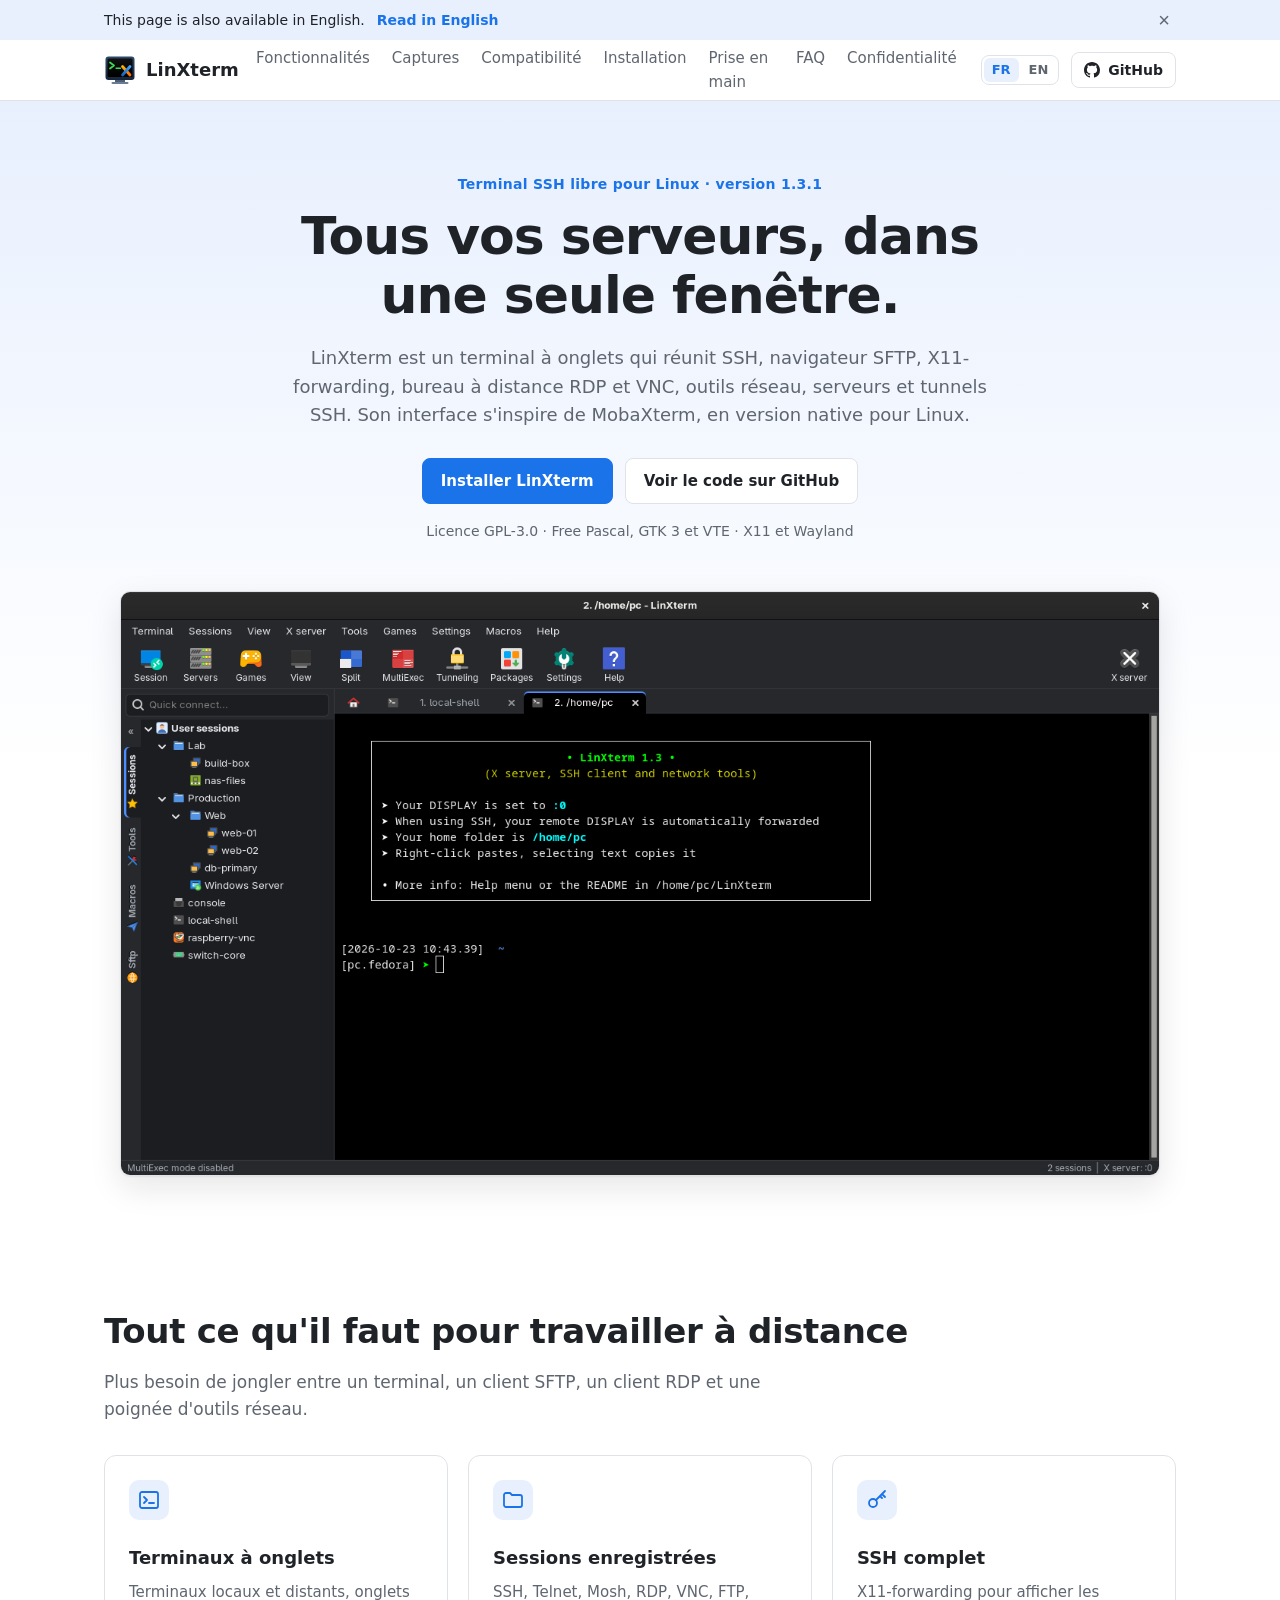
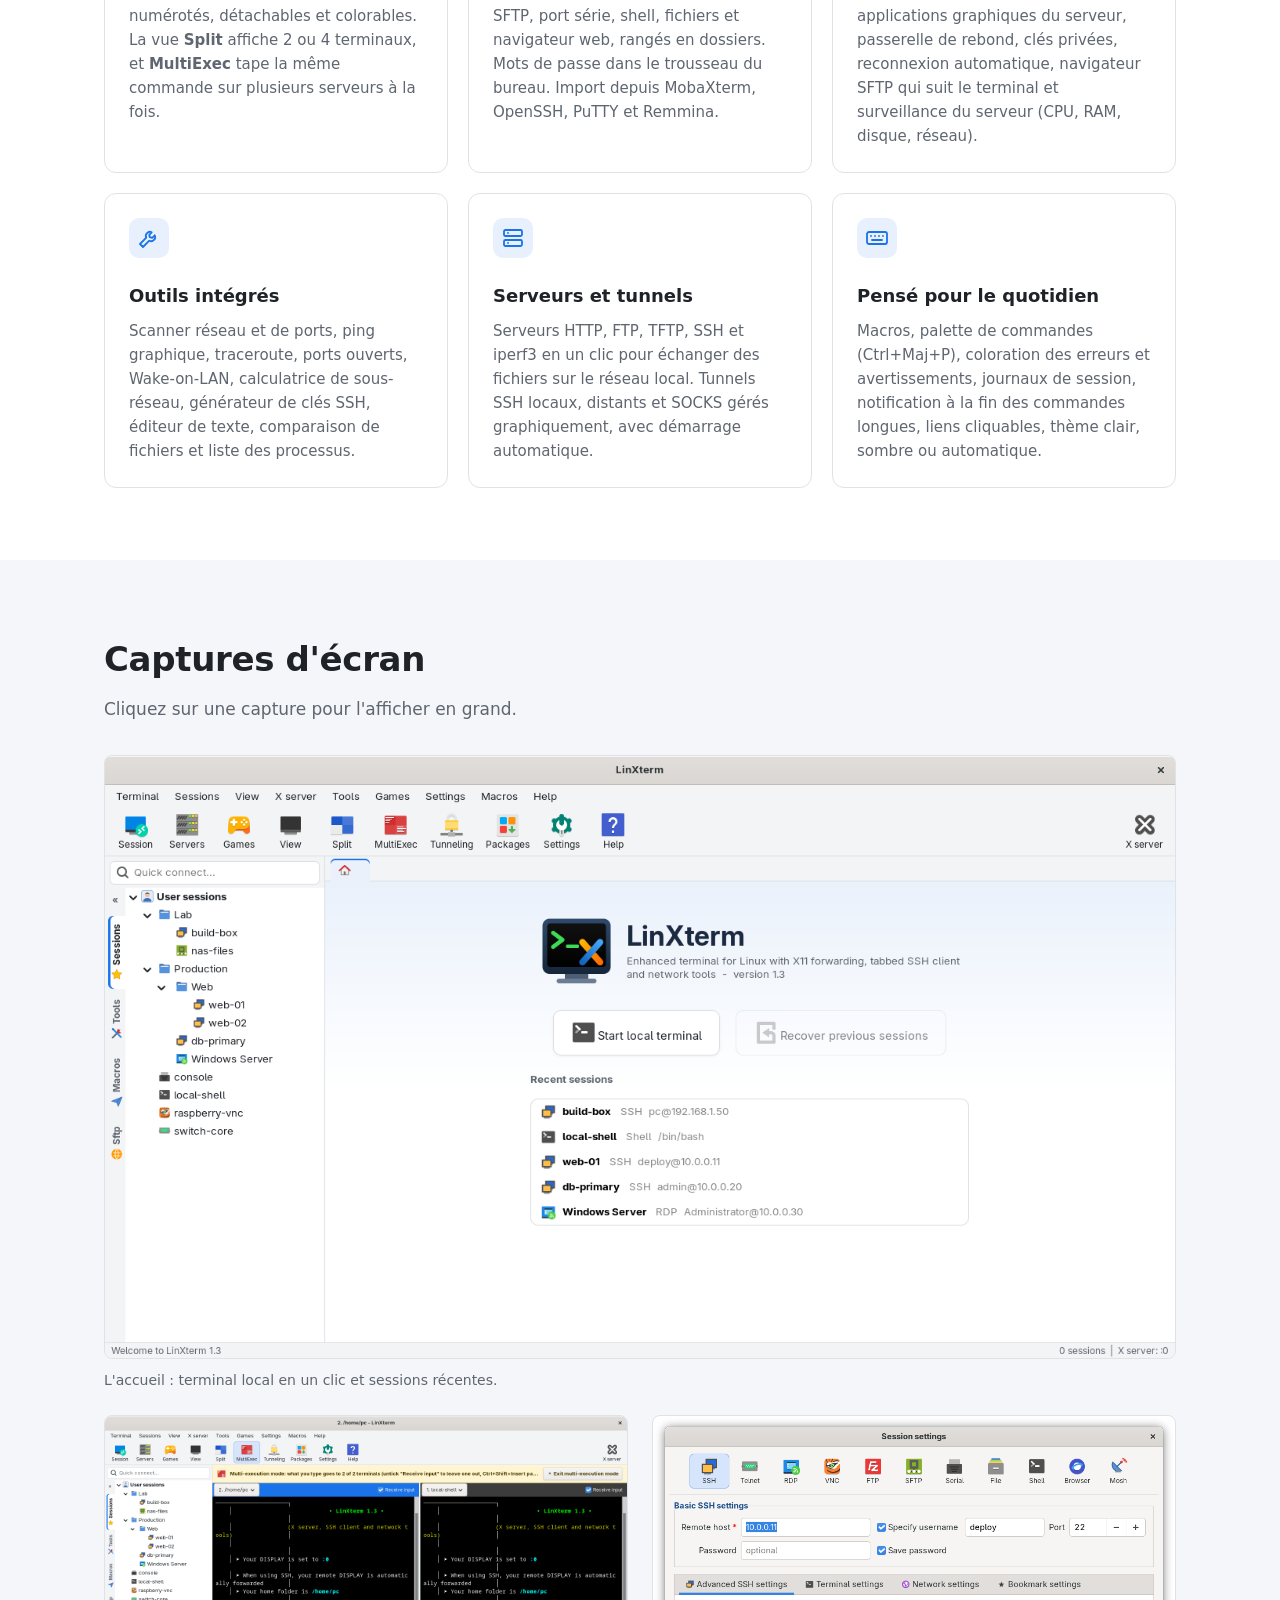
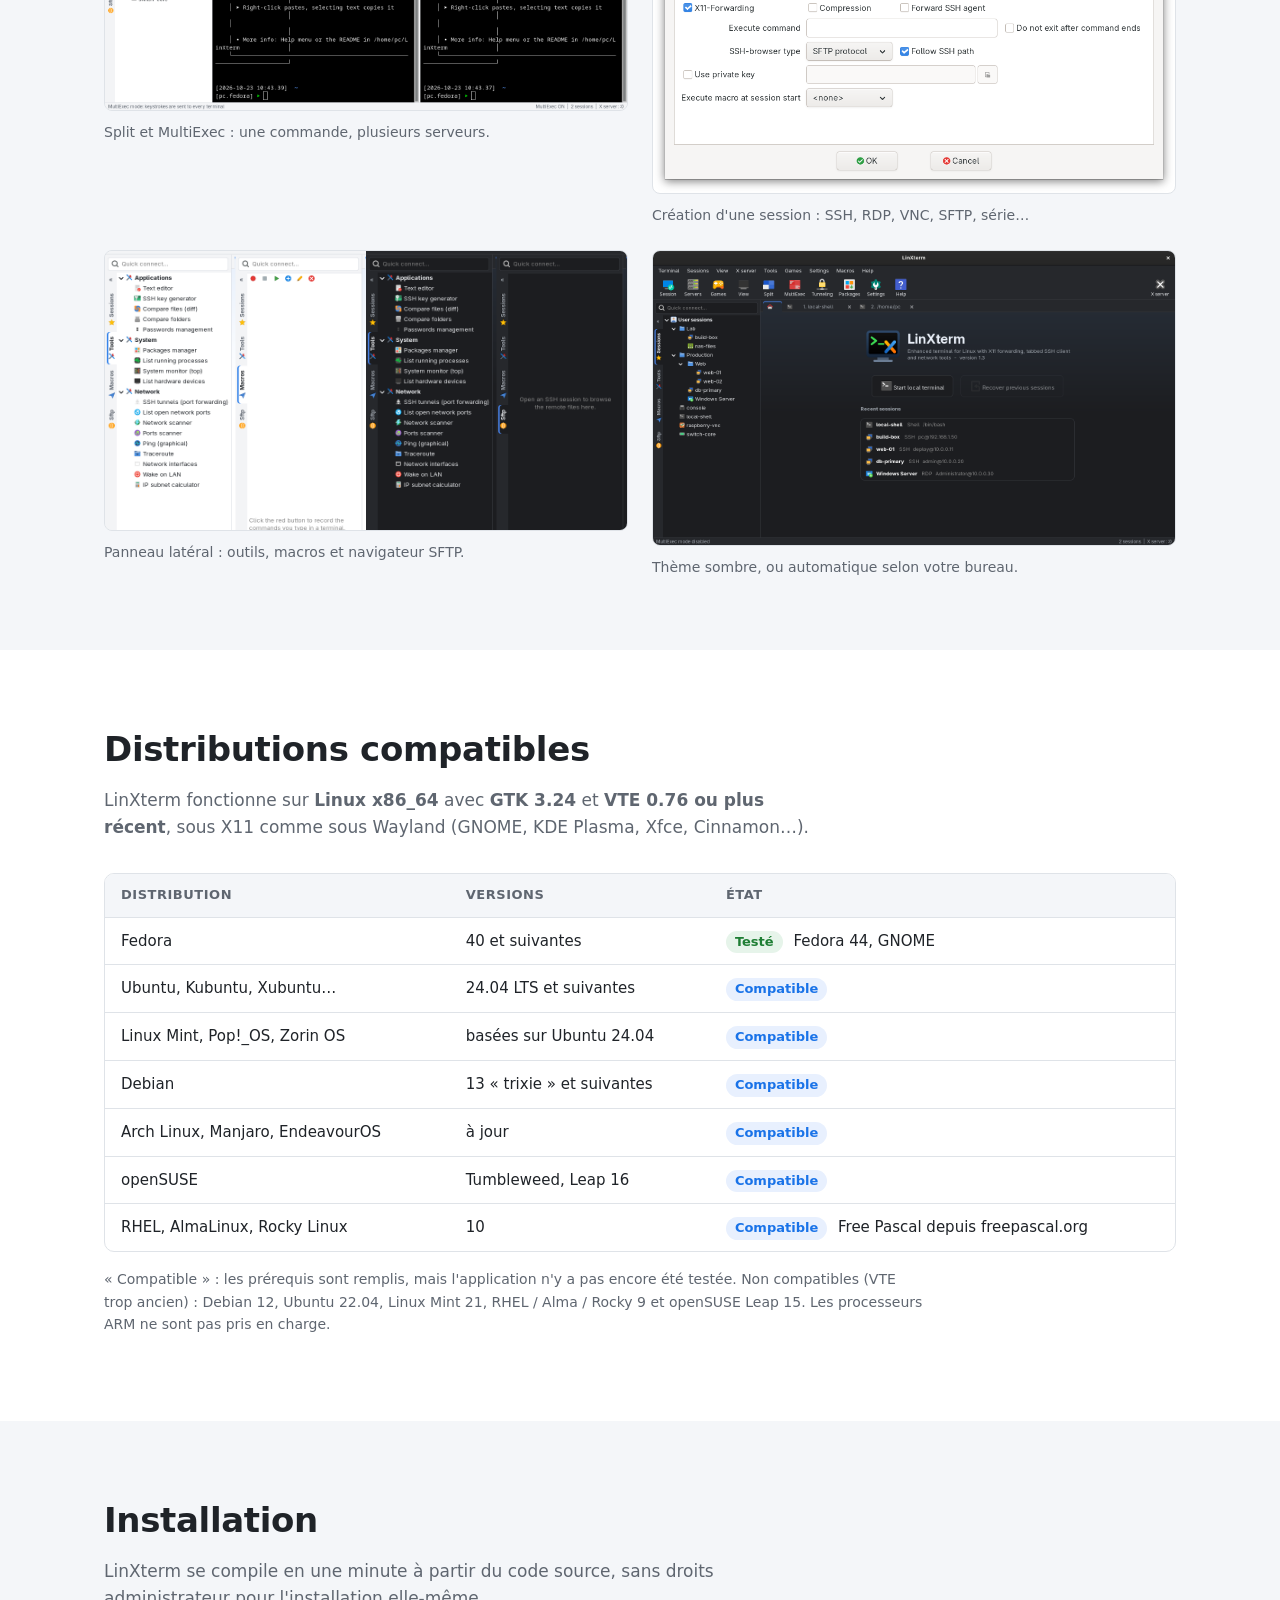
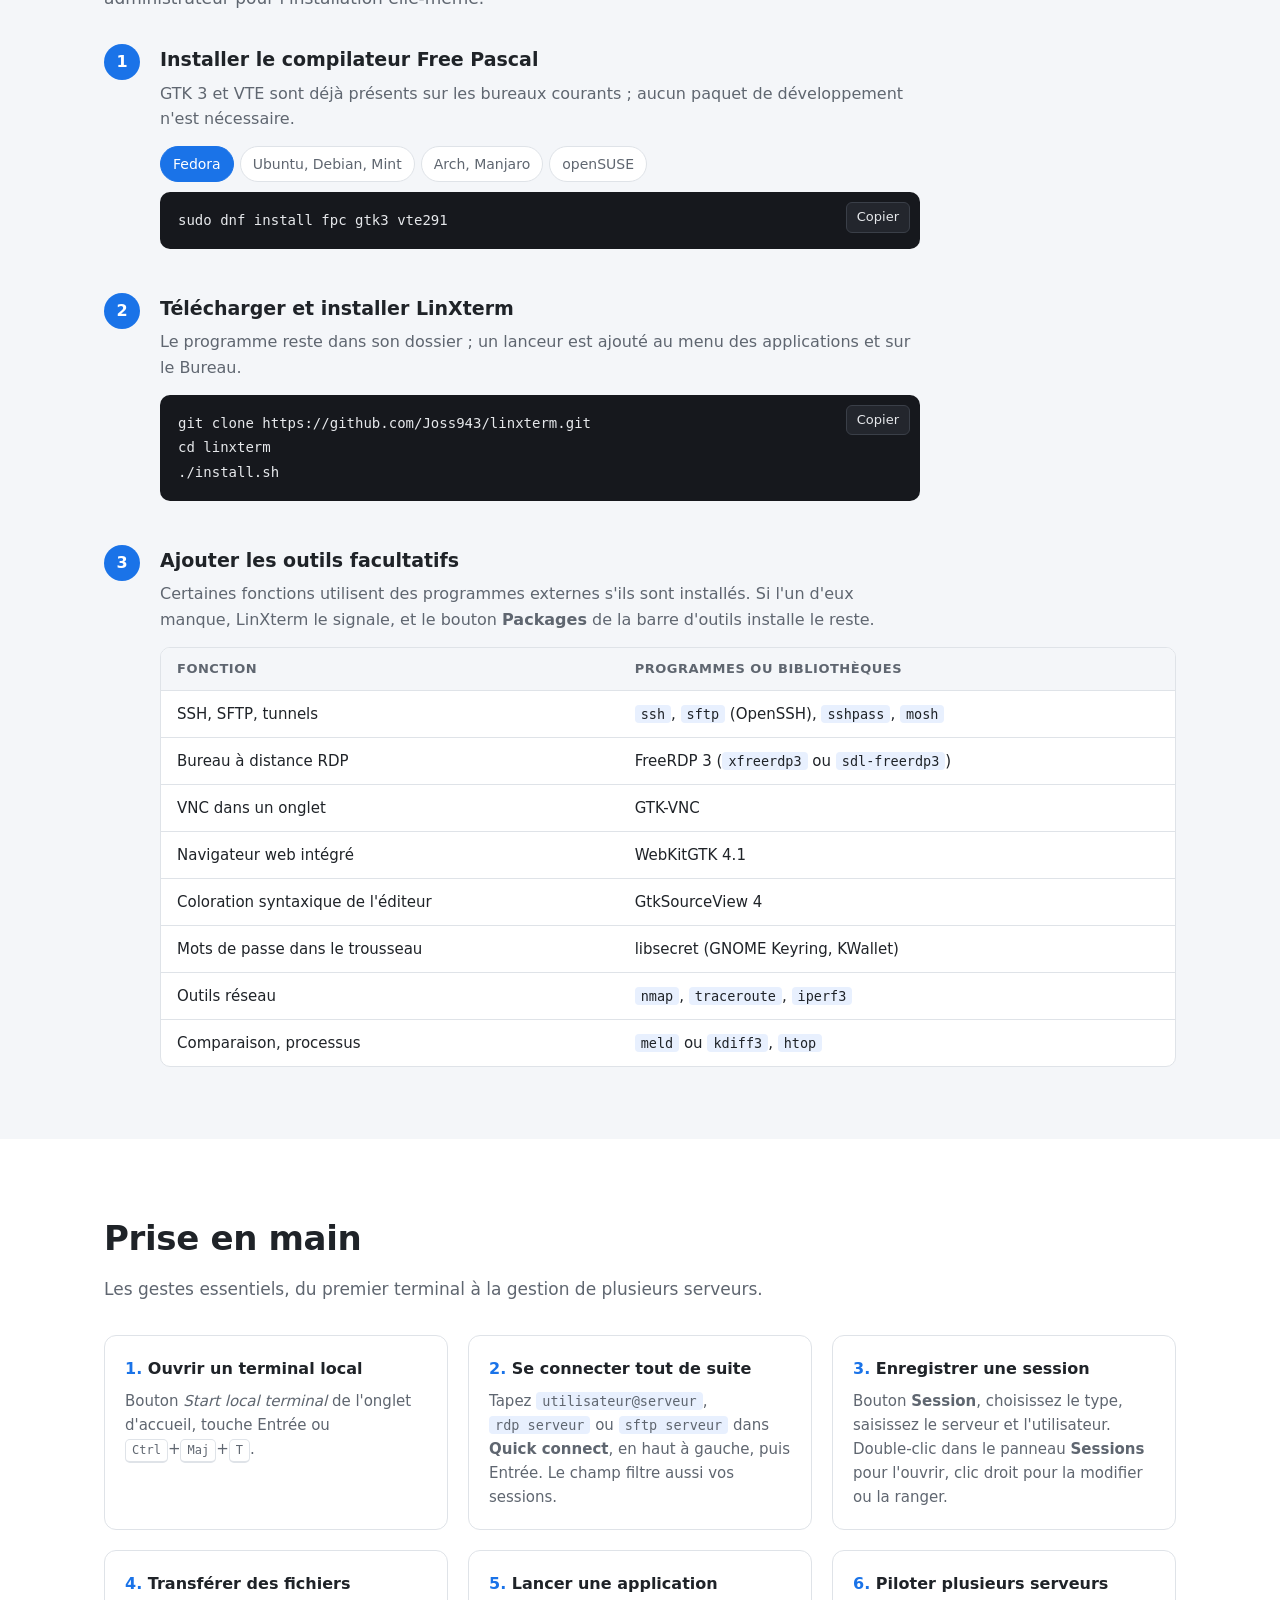
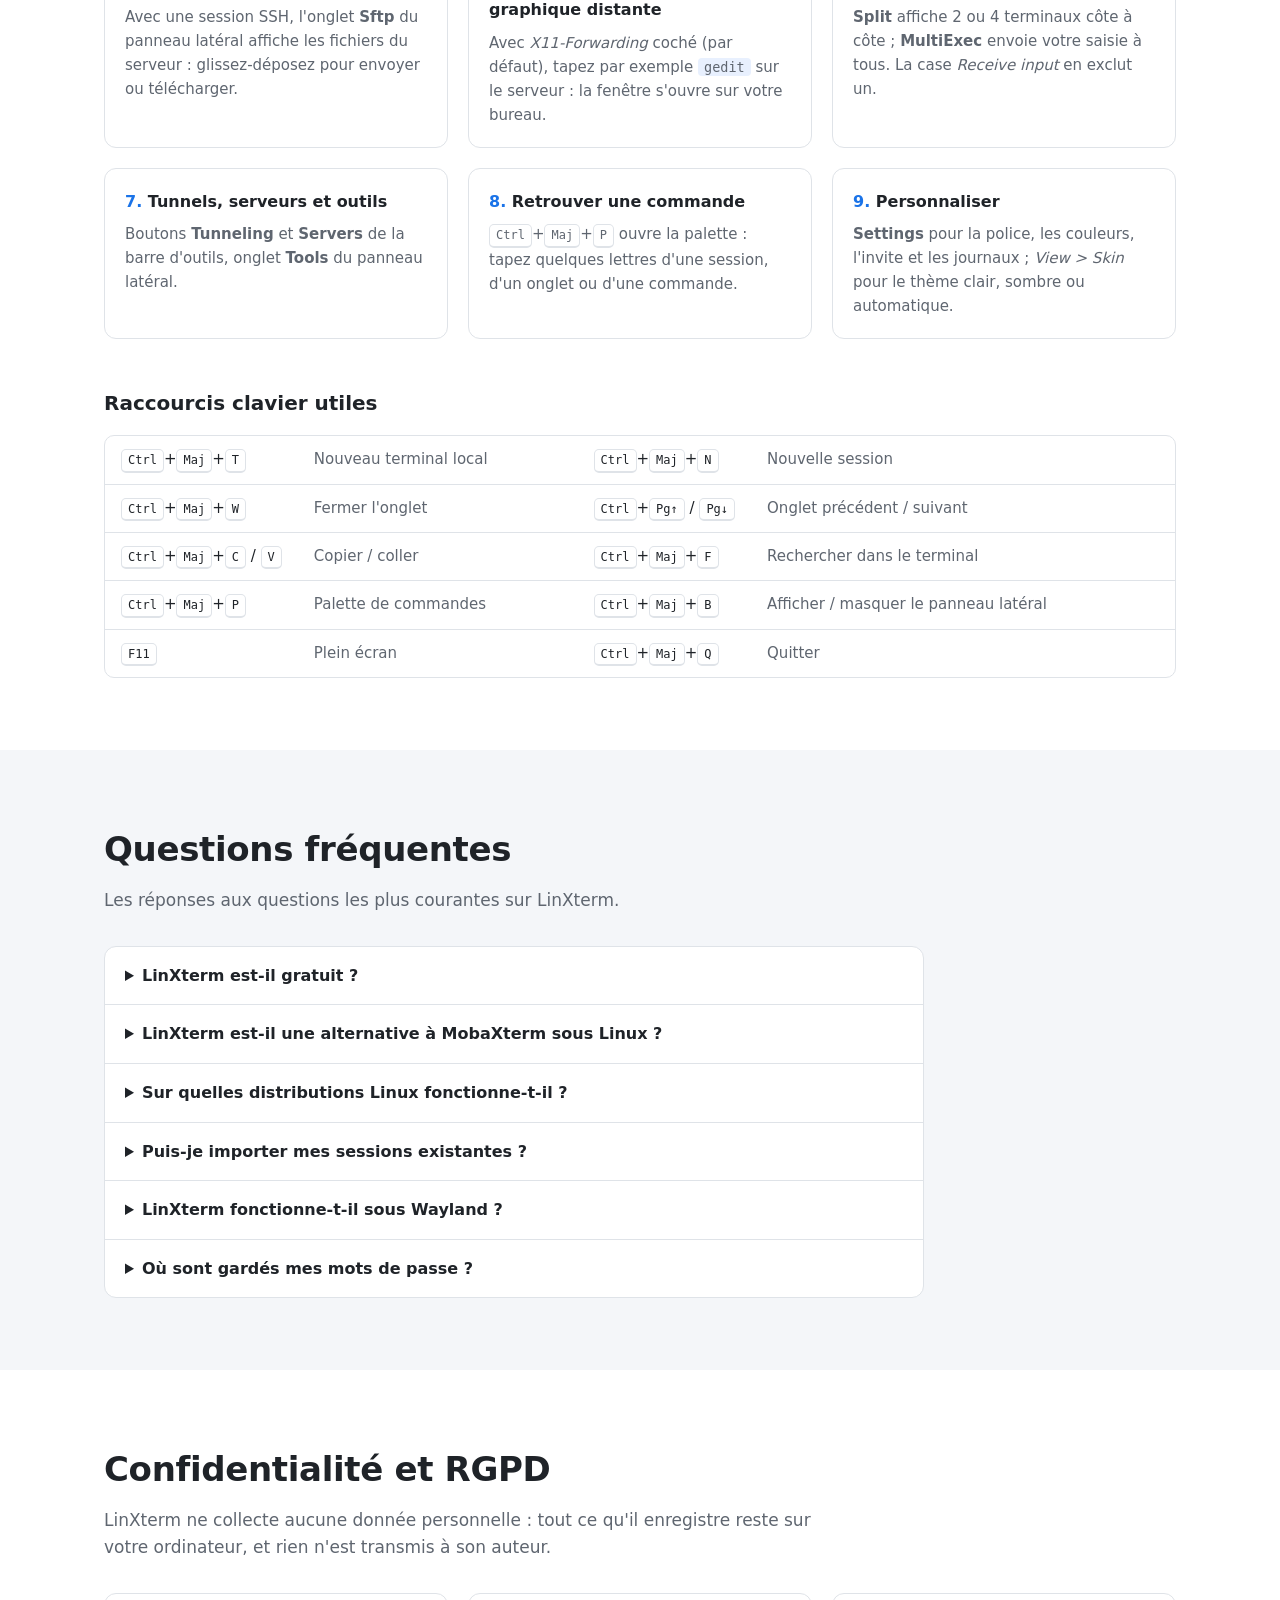
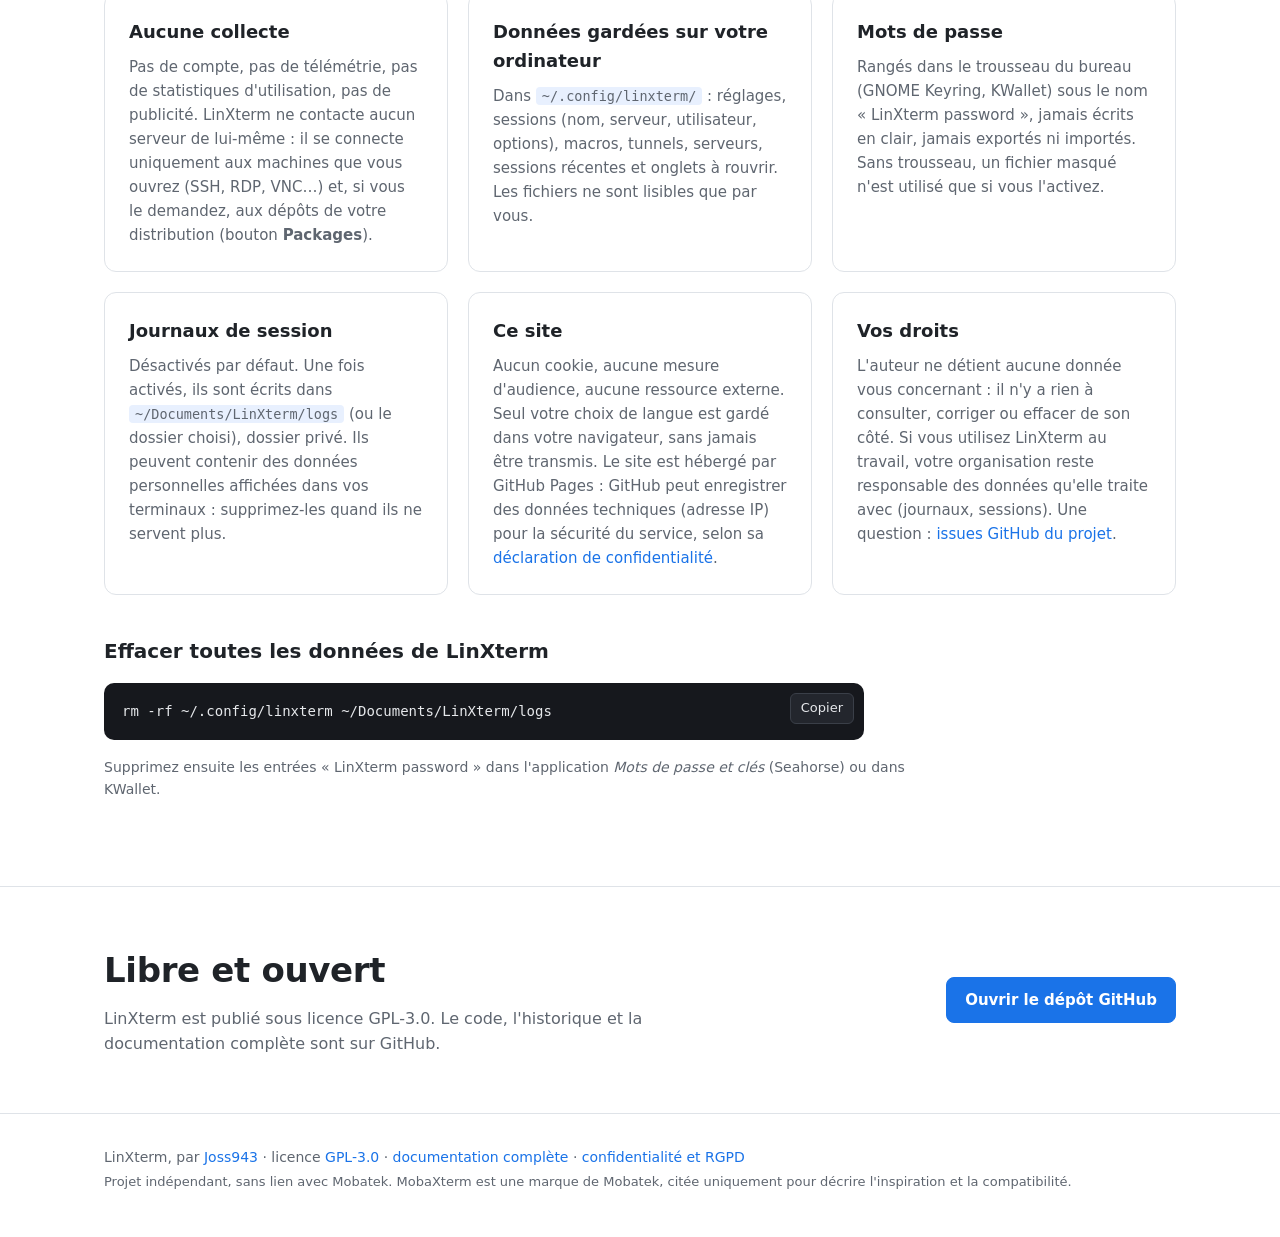
<file: docs/index.html>
<!doctype html>
<html lang="fr">
<head>
  <meta charset="utf-8">
  <meta name="viewport" content="width=device-width, initial-scale=1">
  <title>LinXterm : terminal SSH pour Linux, alternative à MobaXterm</title>
  <meta name="description" content="Terminal tout-en-un gratuit pour Linux : SSH à onglets, navigateur SFTP, X11, RDP, VNC, outils réseau et MultiExec. Alternative libre à MobaXterm (GPL-3.0).">
  <link rel="canonical" href="https://joss943.github.io/linxterm/">
  <link rel="alternate" hreflang="fr" href="https://joss943.github.io/linxterm/">
  <link rel="alternate" hreflang="en" href="https://joss943.github.io/linxterm/en/">
  <link rel="alternate" hreflang="x-default" href="https://joss943.github.io/linxterm/">
  <meta property="og:type" content="website">
  <meta property="og:site_name" content="LinXterm">
  <meta property="og:locale" content="fr_FR">
  <meta property="og:locale:alternate" content="en_US">
  <meta property="og:title" content="LinXterm : terminal SSH pour Linux, alternative à MobaXterm">
  <meta property="og:description" content="Terminal tout-en-un gratuit pour Linux : SSH à onglets, navigateur SFTP, X11, RDP, VNC, outils réseau et MultiExec. Alternative libre à MobaXterm (GPL-3.0).">
  <meta property="og:url" content="https://joss943.github.io/linxterm/">
  <meta property="og:image" content="https://joss943.github.io/linxterm/img/og.png">
  <meta property="og:image:width" content="1200">
  <meta property="og:image:height" content="630">
  <meta property="og:image:alt" content="Fenêtre de LinXterm : sessions, barre d'outils et terminal">
  <meta name="twitter:card" content="summary_large_image">
  <meta name="theme-color" content="#1a73e8">
  <link rel="icon" href="favicon.svg" type="image/svg+xml">
  <link rel="apple-touch-icon" href="apple-touch-icon.png">
  <link rel="stylesheet" href="style.css">
  <script>
    // a visitor who chose English with the switcher gets it again on the next visits
    (function () {
      try { if (localStorage.getItem('lx-lang') === 'en') location.replace('en/'); } catch (e) {}
    })();
  </script>
  <script type="application/ld+json">
{
  "@context": "https://schema.org",
  "@type": "SoftwareApplication",
  "name": "LinXterm",
  "softwareVersion": "1.3",
  "operatingSystem": "Linux",
  "applicationCategory": "DeveloperApplication",
  "applicationSubCategory": "Terminal, SSH client",
  "description": "Terminal tout-en-un gratuit pour Linux : SSH à onglets, navigateur SFTP, X11, RDP, VNC, outils réseau et MultiExec. Alternative libre à MobaXterm (GPL-3.0).",
  "inLanguage": [
    "fr",
    "en"
  ],
  "url": "https://joss943.github.io/linxterm/",
  "downloadUrl": "https://github.com/Joss943/linxterm/releases/latest",
  "codeRepository": "https://github.com/Joss943/linxterm",
  "license": "https://www.gnu.org/licenses/gpl-3.0.html",
  "isAccessibleForFree": true,
  "offers": {
    "@type": "Offer",
    "price": "0",
    "priceCurrency": "EUR"
  },
  "screenshot": [
    "https://joss943.github.io/linxterm/img/terminal-sombre.png",
    "https://joss943.github.io/linxterm/img/accueil.png",
    "https://joss943.github.io/linxterm/img/multiexec.png"
  ],
  "author": {
    "@type": "Person",
    "name": "Joss943",
    "url": "https://github.com/Joss943"
  }
}
  </script>
  <script type="application/ld+json">
{
  "@context": "https://schema.org",
  "@type": "FAQPage",
  "mainEntity": [
    {
      "@type": "Question",
      "name": "LinXterm est-il gratuit ?",
      "acceptedAnswer": {
        "@type": "Answer",
        "text": "Oui. LinXterm est un logiciel libre et gratuit, publié sous licence GPL-3.0, sans publicité, sans compte et sans collecte de données."
      }
    },
    {
      "@type": "Question",
      "name": "LinXterm est-il une alternative à MobaXterm sous Linux ?",
      "acceptedAnswer": {
        "@type": "Answer",
        "text": "Oui. LinXterm reprend l'organisation de MobaXterm (sessions enregistrées, onglets, navigateur SFTP, X11-forwarding, Split, MultiExec, outils réseau) dans une application native pour Linux, et importe vos sessions MobaXterm. C'est un projet indépendant, sans lien avec Mobatek."
      }
    },
    {
      "@type": "Question",
      "name": "Sur quelles distributions Linux fonctionne-t-il ?",
      "acceptedAnswer": {
        "@type": "Answer",
        "text": "Sur Linux x86_64 avec GTK 3.24 et VTE 0.76 ou plus récent : Fedora 40 et suivantes, Ubuntu 24.04 et suivantes, Linux Mint 22, Debian 13, Arch Linux, openSUSE Tumbleweed et Leap 16, RHEL 10."
      }
    },
    {
      "@type": "Question",
      "name": "Puis-je importer mes sessions existantes ?",
      "acceptedAnswer": {
        "@type": "Answer",
        "text": "Oui : sessions MobaXterm (.mxtsessions ou MobaXterm.ini), hôtes de ~/.ssh/config, sessions PuTTY et Remmina, avec leurs dossiers. Les mots de passe ne sont jamais importés."
      }
    },
    {
      "@type": "Question",
      "name": "LinXterm fonctionne-t-il sous Wayland ?",
      "acceptedAnswer": {
        "@type": "Answer",
        "text": "Oui, sous X11 comme sous Wayland (GNOME, KDE Plasma, Xfce, Cinnamon…). Les applications graphiques distantes s'affichent grâce au X11-forwarding et à Xwayland."
      }
    },
    {
      "@type": "Question",
      "name": "Où sont gardés mes mots de passe ?",
      "acceptedAnswer": {
        "@type": "Answer",
        "text": "Dans le trousseau de votre bureau (GNOME Keyring ou KWallet), jamais en clair. LinXterm n'envoie aucune donnée à son auteur."
      }
    }
  ]
}
  </script>
</head>
<body>

<div class="lang-hint" id="lang-hint" lang="en" hidden>
  <div class="wrap">This page is also available in English. <a href="en/" hreflang="en">Read in English</a>
    <button type="button" class="lang-hint-close" aria-label="Close">×</button></div>
</div>

<header class="site-header">
  <div class="wrap header-inner">
    <a class="brand" href="#top" aria-label="LinXterm, retour en haut">
      <img src="favicon.svg" alt="" width="32" height="32">
      <span>LinXterm</span>
    </a>
    <nav class="nav" aria-label="Sections">
      <a href="#fonctionnalites">Fonctionnalités</a>
      <a href="#captures">Captures</a>
      <a href="#compatibilite">Compatibilité</a>
      <a href="#installation">Installation</a>
      <a href="#prise-en-main">Prise en main</a>
      <a href="#faq">FAQ</a>
      <a href="#confidentialite">Confidentialité</a>
    </nav>
    <div class="header-actions">
      <div class="lang" aria-label="Langue">
        <a href="./" hreflang="fr" lang="fr" aria-current="true">FR</a>
        <a href="en/" hreflang="en" lang="en">EN</a>
      </div>
      <a class="btn btn-small" href="https://github.com/Joss943/linxterm">
      <svg class="gh" viewBox="0 0 16 16" aria-hidden="true"><path d="M8 0C3.58 0 0 3.58 0 8c0 3.54 2.29 6.53 5.47 7.59.4.07.55-.17.55-.38 0-.19-.01-.82-.01-1.49-2.01.37-2.53-.49-2.69-.94-.09-.23-.48-.94-.82-1.13-.28-.15-.68-.52-.01-.53.63-.01 1.08.58 1.23.82.72 1.21 1.87.87 2.33.66.07-.52.28-.87.51-1.07-1.78-.2-3.64-.89-3.64-3.95 0-.87.31-1.59.82-2.15-.08-.2-.36-1.02.08-2.12 0 0 .67-.21 2.2.82.64-.18 1.32-.27 2-.27.68 0 1.36.09 2 .27 1.53-1.04 2.2-.82 2.2-.82.44 1.1.16 1.92.08 2.12.51.56.82 1.27.82 2.15 0 3.07-1.87 3.75-3.65 3.95.29.25.54.73.54 1.48 0 1.07-.01 1.93-.01 2.2 0 .21.15.46.55.38A8.013 8.013 0 0016 8c0-4.42-3.58-8-8-8z"/></svg>
      GitHub
    </a>
    </div>
  </div>
</header>

<main id="top">

  <section class="hero">
    <div class="wrap">
      <p class="eyebrow">Terminal SSH libre pour Linux · <a href="https://github.com/Joss943/linxterm/releases/latest">version 1.3.1</a></p>
      <h1>Tous vos serveurs, dans une seule fenêtre.</h1>
      <p class="lead">LinXterm est un terminal à onglets qui réunit SSH, navigateur SFTP, X11-forwarding,
        bureau à distance RDP et VNC, outils réseau, serveurs et tunnels SSH. Son interface s'inspire
        de MobaXterm, en version native pour Linux.</p>
      <div class="actions">
        <a class="btn btn-primary" href="#installation">Installer LinXterm</a>
        <a class="btn" href="https://github.com/Joss943/linxterm">Voir le code sur GitHub</a>
      </div>
      <p class="meta">Licence GPL-3.0 · Free Pascal, GTK 3 et VTE · X11 et Wayland</p>
      <figure class="hero-shot">
        <img src="img/terminal-sombre.png" width="1366" height="768" fetchpriority="high"
             alt="Fenêtre de LinXterm en thème sombre : barre d'outils, panneau des sessions et terminal ouvert">
      </figure>
    </div>
  </section>

  <section id="fonctionnalites" class="section">
    <div class="wrap">
      <h2>Tout ce qu'il faut pour travailler à distance</h2>
      <p class="section-lead">Plus besoin de jongler entre un terminal, un client SFTP, un client RDP
        et une poignée d'outils réseau.</p>
      <div class="features">
        <article class="feature">
          <svg viewBox="0 0 24 24" aria-hidden="true"><rect x="3" y="4" width="18" height="16" rx="2"/><path d="M7 9l3 3-3 3M12 15h5"/></svg>
          <h3>Terminaux à onglets</h3>
          <p>Terminaux locaux et distants, onglets numérotés, détachables et colorables. La vue
            <strong>Split</strong> affiche 2 ou 4 terminaux, et <strong>MultiExec</strong> tape la même
            commande sur plusieurs serveurs à la fois.</p>
        </article>
        <article class="feature">
          <svg viewBox="0 0 24 24" aria-hidden="true"><path d="M3 7a2 2 0 012-2h4l2 2h8a2 2 0 012 2v8a2 2 0 01-2 2H5a2 2 0 01-2-2z"/></svg>
          <h3>Sessions enregistrées</h3>
          <p>SSH, Telnet, Mosh, RDP, VNC, FTP, SFTP, port série, shell, fichiers et navigateur web,
            rangés en dossiers. Mots de passe dans le trousseau du bureau. Import depuis MobaXterm,
            OpenSSH, PuTTY et Remmina.</p>
        </article>
        <article class="feature">
          <svg viewBox="0 0 24 24" aria-hidden="true"><circle cx="8" cy="15" r="4"/><path d="M11 12l9-9M17 6l3 3M15 8l2 2"/></svg>
          <h3>SSH complet</h3>
          <p>X11-forwarding pour afficher les applications graphiques du serveur, passerelle de rebond,
            clés privées, reconnexion automatique, navigateur SFTP qui suit le terminal et surveillance
            du serveur (CPU, RAM, disque, réseau).</p>
        </article>
        <article class="feature">
          <svg viewBox="0 0 24 24" aria-hidden="true"><path d="M14.7 6.3a4 4 0 00-5.4 5.4L3 18l3 3 6.3-6.3a4 4 0 005.4-5.4l-2.5 2.5-2.4-.6-.6-2.4z"/></svg>
          <h3>Outils intégrés</h3>
          <p>Scanner réseau et de ports, ping graphique, traceroute, ports ouverts, Wake-on-LAN,
            calculatrice de sous-réseau, générateur de clés SSH, éditeur de texte, comparaison de
            fichiers et liste des processus.</p>
        </article>
        <article class="feature">
          <svg viewBox="0 0 24 24" aria-hidden="true"><rect x="3" y="4" width="18" height="6" rx="1.5"/><rect x="3" y="14" width="18" height="6" rx="1.5"/><path d="M7 7h.01M7 17h.01"/></svg>
          <h3>Serveurs et tunnels</h3>
          <p>Serveurs HTTP, FTP, TFTP, SSH et iperf3 en un clic pour échanger des fichiers sur le
            réseau local. Tunnels SSH locaux, distants et SOCKS gérés graphiquement, avec démarrage
            automatique.</p>
        </article>
        <article class="feature">
          <svg viewBox="0 0 24 24" aria-hidden="true"><rect x="2" y="6" width="20" height="12" rx="2"/><path d="M6 10h.01M10 10h.01M14 10h.01M18 10h.01M7 14h10"/></svg>
          <h3>Pensé pour le quotidien</h3>
          <p>Macros, palette de commandes (Ctrl+Maj+P), coloration des erreurs et avertissements,
            journaux de session, notification à la fin des commandes longues, liens cliquables,
            thème clair, sombre ou automatique.</p>
        </article>
      </div>
    </div>
  </section>

  <section id="captures" class="section section-alt">
    <div class="wrap">
      <h2>Captures d'écran</h2>
      <p class="section-lead">Cliquez sur une capture pour l'afficher en grand.</p>
      <div class="gallery">
        <figure>
          <a href="img/accueil.png"><img src="img/accueil.png" width="1366" height="768" loading="lazy"
             alt="Onglet d'accueil en thème clair avec les sessions récentes"></a>
          <figcaption>L'accueil : terminal local en un clic et sessions récentes.</figcaption>
        </figure>
        <figure>
          <a href="img/multiexec.png"><img src="img/multiexec.png" width="1366" height="768" loading="lazy"
             alt="Deux terminaux côte à côte en mode MultiExec"></a>
          <figcaption>Split et MultiExec : une commande, plusieurs serveurs.</figcaption>
        </figure>
        <figure>
          <a href="img/session.png"><img src="img/session.png" width="952" height="689" loading="lazy"
             alt="Fenêtre Session settings pour une session SSH"></a>
          <figcaption>Création d'une session : SSH, RDP, VNC, SFTP, série…</figcaption>
        </figure>
        <figure>
          <a href="img/panneaux.png"><img src="img/panneaux.png" width="1160" height="620" loading="lazy"
             alt="Panneaux latéraux Tools, Macros et Sftp en clair et en sombre"></a>
          <figcaption>Panneau latéral : outils, macros et navigateur SFTP.</figcaption>
        </figure>
        <figure>
          <a href="img/accueil-sombre.png"><img src="img/accueil-sombre.png" width="1366" height="768" loading="lazy"
             alt="Onglet d'accueil en thème sombre"></a>
          <figcaption>Thème sombre, ou automatique selon votre bureau.</figcaption>
        </figure>
      </div>
    </div>
  </section>

  <section id="compatibilite" class="section">
    <div class="wrap">
      <h2>Distributions compatibles</h2>
      <p class="section-lead">LinXterm fonctionne sur <strong>Linux x86_64</strong> avec
        <strong>GTK 3.24</strong> et <strong>VTE 0.76 ou plus récent</strong>, sous X11 comme sous
        Wayland (GNOME, KDE Plasma, Xfce, Cinnamon…).</p>
      <div class="table-wrap">
        <table>
          <thead><tr><th>Distribution</th><th>Versions</th><th>État</th></tr></thead>
          <tbody>
            <tr><td>Fedora</td><td>40 et suivantes</td><td><span class="badge badge-ok">Testé</span> Fedora 44, GNOME</td></tr>
            <tr><td>Ubuntu, Kubuntu, Xubuntu…</td><td>24.04 LTS et suivantes</td><td><span class="badge">Compatible</span></td></tr>
            <tr><td>Linux Mint, Pop!_OS, Zorin OS</td><td>basées sur Ubuntu 24.04</td><td><span class="badge">Compatible</span></td></tr>
            <tr><td>Debian</td><td>13 «&nbsp;trixie&nbsp;» et suivantes</td><td><span class="badge">Compatible</span></td></tr>
            <tr><td>Arch Linux, Manjaro, EndeavourOS</td><td>à jour</td><td><span class="badge">Compatible</span></td></tr>
            <tr><td>openSUSE</td><td>Tumbleweed, Leap 16</td><td><span class="badge">Compatible</span></td></tr>
            <tr><td>RHEL, AlmaLinux, Rocky Linux</td><td>10</td><td><span class="badge">Compatible</span> Free Pascal depuis freepascal.org</td></tr>
          </tbody>
        </table>
      </div>
      <p class="note">«&nbsp;Compatible&nbsp;» : les prérequis sont remplis, mais l'application n'y a pas encore été
        testée. Non compatibles (VTE trop ancien) : Debian 12, Ubuntu 22.04, Linux Mint 21,
        RHEL / Alma / Rocky 9 et openSUSE Leap 15. Les processeurs ARM ne sont pas pris en charge.</p>
    </div>
  </section>

  <section id="installation" class="section section-alt">
    <div class="wrap">
      <h2>Installation</h2>
      <p class="section-lead">LinXterm se compile en une minute à partir du code source, sans droits
        administrateur pour l'installation elle-même.</p>

      <ol class="steps">
        <li>
          <h3>Installer le compilateur Free Pascal</h3>
          <p>GTK 3 et VTE sont déjà présents sur les bureaux courants ; aucun paquet de
            développement n'est nécessaire.</p>
          <div class="tabs" data-tabs>
            <div class="tablist" role="tablist" aria-label="Distribution">
              <button role="tab" aria-selected="true" aria-controls="t-fedora" id="b-fedora">Fedora</button>
              <button role="tab" aria-selected="false" aria-controls="t-debian" id="b-debian">Ubuntu, Debian, Mint</button>
              <button role="tab" aria-selected="false" aria-controls="t-arch" id="b-arch">Arch, Manjaro</button>
              <button role="tab" aria-selected="false" aria-controls="t-suse" id="b-suse">openSUSE</button>
            </div>
            <div class="code" role="tabpanel" id="t-fedora" aria-labelledby="b-fedora"><pre><code>sudo dnf install fpc gtk3 vte291</code></pre></div>
            <div class="code" role="tabpanel" id="t-debian" aria-labelledby="b-debian"><pre><code>sudo apt install fpc libgtk-3-0 libvte-2.91-0</code></pre></div>
            <div class="code" role="tabpanel" id="t-arch" aria-labelledby="b-arch"><pre><code>sudo pacman -S fpc gtk3 vte3</code></pre></div>
            <div class="code" role="tabpanel" id="t-suse" aria-labelledby="b-suse"><pre><code>sudo zypper install fpc libgtk-3-0 libvte-2_91-0</code></pre></div>
          </div>
        </li>
        <li>
          <h3>Télécharger et installer LinXterm</h3>
          <p>Le programme reste dans son dossier ; un lanceur est ajouté au menu des applications et
            sur le Bureau.</p>
          <div class="code"><pre><code>git clone https://github.com/Joss943/linxterm.git
cd linxterm
./install.sh</code></pre></div>
        </li>
        <li>
          <h3>Ajouter les outils facultatifs</h3>
          <p>Certaines fonctions utilisent des programmes externes s'ils sont installés. Si l'un d'eux
            manque, LinXterm le signale, et le bouton <strong>Packages</strong> de la barre d'outils
            installe le reste.</p>
          <div class="table-wrap">
            <table>
              <thead><tr><th>Fonction</th><th>Programmes ou bibliothèques</th></tr></thead>
              <tbody>
                <tr><td>SSH, SFTP, tunnels</td><td><code>ssh</code>, <code>sftp</code> (OpenSSH), <code>sshpass</code>, <code>mosh</code></td></tr>
                <tr><td>Bureau à distance RDP</td><td>FreeRDP 3 (<code>xfreerdp3</code> ou <code>sdl-freerdp3</code>)</td></tr>
                <tr><td>VNC dans un onglet</td><td>GTK-VNC</td></tr>
                <tr><td>Navigateur web intégré</td><td>WebKitGTK 4.1</td></tr>
                <tr><td>Coloration syntaxique de l'éditeur</td><td>GtkSourceView 4</td></tr>
                <tr><td>Mots de passe dans le trousseau</td><td>libsecret (GNOME Keyring, KWallet)</td></tr>
                <tr><td>Outils réseau</td><td><code>nmap</code>, <code>traceroute</code>, <code>iperf3</code></td></tr>
                <tr><td>Comparaison, processus</td><td><code>meld</code> ou <code>kdiff3</code>, <code>htop</code></td></tr>
              </tbody>
            </table>
          </div>
        </li>
      </ol>
    </div>
  </section>

  <section id="prise-en-main" class="section">
    <div class="wrap">
      <h2>Prise en main</h2>
      <p class="section-lead">Les gestes essentiels, du premier terminal à la gestion de plusieurs
        serveurs.</p>
      <ol class="guide">
        <li><h3>Ouvrir un terminal local</h3>
          <p>Bouton <em>Start local terminal</em> de l'onglet d'accueil, touche Entrée ou
            <span class="keys"><kbd>Ctrl</kbd>+<kbd>Maj</kbd>+<kbd>T</kbd></span>.</p></li>
        <li><h3>Se connecter tout de suite</h3>
          <p>Tapez <code>utilisateur@serveur</code>, <code>rdp serveur</code> ou
            <code>sftp serveur</code> dans <strong>Quick connect</strong>, en haut à gauche, puis
            Entrée. Le champ filtre aussi vos sessions.</p></li>
        <li><h3>Enregistrer une session</h3>
          <p>Bouton <strong>Session</strong>, choisissez le type, saisissez le serveur et
            l'utilisateur. Double-clic dans le panneau <strong>Sessions</strong> pour l'ouvrir,
            clic droit pour la modifier ou la ranger.</p></li>
        <li><h3>Transférer des fichiers</h3>
          <p>Avec une session SSH, l'onglet <strong>Sftp</strong> du panneau latéral affiche les
            fichiers du serveur : glissez-déposez pour envoyer ou télécharger.</p></li>
        <li><h3>Lancer une application graphique distante</h3>
          <p>Avec <em>X11-Forwarding</em> coché (par défaut), tapez par exemple <code>gedit</code>
            sur le serveur : la fenêtre s'ouvre sur votre bureau.</p></li>
        <li><h3>Piloter plusieurs serveurs</h3>
          <p><strong>Split</strong> affiche 2 ou 4 terminaux côte à côte ; <strong>MultiExec</strong>
            envoie votre saisie à tous. La case <em>Receive input</em> en exclut un.</p></li>
        <li><h3>Tunnels, serveurs et outils</h3>
          <p>Boutons <strong>Tunneling</strong> et <strong>Servers</strong> de la barre d'outils,
            onglet <strong>Tools</strong> du panneau latéral.</p></li>
        <li><h3>Retrouver une commande</h3>
          <p><span class="keys"><kbd>Ctrl</kbd>+<kbd>Maj</kbd>+<kbd>P</kbd></span> ouvre la palette : tapez quelques lettres
            d'une session, d'un onglet ou d'une commande.</p></li>
        <li><h3>Personnaliser</h3>
          <p><strong>Settings</strong> pour la police, les couleurs, l'invite et les journaux ;
            <em>View &gt; Skin</em> pour le thème clair, sombre ou automatique.</p></li>
      </ol>

      <h3 class="sub">Raccourcis clavier utiles</h3>
      <div class="table-wrap">
        <table class="shortcuts">
          <tbody>
            <tr><td><span class="keys"><kbd>Ctrl</kbd>+<kbd>Maj</kbd>+<kbd>T</kbd></span></td><td>Nouveau terminal local</td>
                <td><span class="keys"><kbd>Ctrl</kbd>+<kbd>Maj</kbd>+<kbd>N</kbd></span></td><td>Nouvelle session</td></tr>
            <tr><td><span class="keys"><kbd>Ctrl</kbd>+<kbd>Maj</kbd>+<kbd>W</kbd></span></td><td>Fermer l'onglet</td>
                <td><span class="keys"><kbd>Ctrl</kbd>+<kbd>Pg↑</kbd> / <kbd>Pg↓</kbd></span></td><td>Onglet précédent / suivant</td></tr>
            <tr><td><span class="keys"><kbd>Ctrl</kbd>+<kbd>Maj</kbd>+<kbd>C</kbd> / <kbd>V</kbd></span></td><td>Copier / coller</td>
                <td><span class="keys"><kbd>Ctrl</kbd>+<kbd>Maj</kbd>+<kbd>F</kbd></span></td><td>Rechercher dans le terminal</td></tr>
            <tr><td><span class="keys"><kbd>Ctrl</kbd>+<kbd>Maj</kbd>+<kbd>P</kbd></span></td><td>Palette de commandes</td>
                <td><span class="keys"><kbd>Ctrl</kbd>+<kbd>Maj</kbd>+<kbd>B</kbd></span></td><td>Afficher / masquer le panneau latéral</td></tr>
            <tr><td><kbd>F11</kbd></td><td>Plein écran</td>
                <td><span class="keys"><kbd>Ctrl</kbd>+<kbd>Maj</kbd>+<kbd>Q</kbd></span></td><td>Quitter</td></tr>
          </tbody>
        </table>
      </div>
    </div>
  </section>

  <section id="faq" class="section section-alt">
    <div class="wrap">
      <h2>Questions fréquentes</h2>
      <p class="section-lead">Les réponses aux questions les plus courantes sur LinXterm.</p>
      <div class="faq">
        <details>
          <summary>LinXterm est-il gratuit ?</summary>
          <p>Oui. LinXterm est un logiciel libre et gratuit, publié sous licence GPL-3.0, sans publicité, sans compte et sans collecte de données.</p>
        </details>
        <details>
          <summary>LinXterm est-il une alternative à MobaXterm sous Linux ?</summary>
          <p>Oui. LinXterm reprend l'organisation de MobaXterm (sessions enregistrées, onglets, navigateur SFTP, X11-forwarding, Split, MultiExec, outils réseau) dans une application native pour Linux, et importe vos sessions MobaXterm. C'est un projet indépendant, sans lien avec Mobatek.</p>
        </details>
        <details>
          <summary>Sur quelles distributions Linux fonctionne-t-il ?</summary>
          <p>Sur Linux x86_64 avec GTK 3.24 et VTE 0.76 ou plus récent : Fedora 40 et suivantes, Ubuntu 24.04 et suivantes, Linux Mint 22, Debian 13, Arch Linux, openSUSE Tumbleweed et Leap 16, RHEL 10.</p>
        </details>
        <details>
          <summary>Puis-je importer mes sessions existantes ?</summary>
          <p>Oui : sessions MobaXterm (.mxtsessions ou MobaXterm.ini), hôtes de ~/.ssh/config, sessions PuTTY et Remmina, avec leurs dossiers. Les mots de passe ne sont jamais importés.</p>
        </details>
        <details>
          <summary>LinXterm fonctionne-t-il sous Wayland ?</summary>
          <p>Oui, sous X11 comme sous Wayland (GNOME, KDE Plasma, Xfce, Cinnamon…). Les applications graphiques distantes s'affichent grâce au X11-forwarding et à Xwayland.</p>
        </details>
        <details>
          <summary>Où sont gardés mes mots de passe ?</summary>
          <p>Dans le trousseau de votre bureau (GNOME Keyring ou KWallet), jamais en clair. LinXterm n'envoie aucune donnée à son auteur.</p>
        </details>
      </div>
    </div>
  </section>

  <section id="confidentialite" class="section">
    <div class="wrap">
      <h2>Confidentialité et RGPD</h2>
      <p class="section-lead">LinXterm ne collecte aucune donnée personnelle : tout ce qu'il
        enregistre reste sur votre ordinateur, et rien n'est transmis à son auteur.</p>
      <div class="features privacy">
        <article class="feature">
          <h3>Aucune collecte</h3>
          <p>Pas de compte, pas de télémétrie, pas de statistiques d'utilisation, pas de publicité.
            LinXterm ne contacte aucun serveur de lui-même : il se connecte uniquement aux machines
            que vous ouvrez (SSH, RDP, VNC…) et, si vous le demandez, aux dépôts de votre
            distribution (bouton <strong>Packages</strong>).</p>
        </article>
        <article class="feature">
          <h3>Données gardées sur votre ordinateur</h3>
          <p>Dans <code>~/.config/linxterm/</code> : réglages, sessions (nom, serveur, utilisateur,
            options), macros, tunnels, serveurs, sessions récentes et onglets à rouvrir. Les fichiers
            ne sont lisibles que par vous.</p>
        </article>
        <article class="feature">
          <h3>Mots de passe</h3>
          <p>Rangés dans le trousseau du bureau (GNOME Keyring, KWallet) sous le nom
            «&nbsp;LinXterm password&nbsp;», jamais écrits en clair, jamais exportés ni importés. Sans
            trousseau, un fichier masqué n'est utilisé que si vous l'activez.</p>
        </article>
        <article class="feature">
          <h3>Journaux de session</h3>
          <p>Désactivés par défaut. Une fois activés, ils sont écrits dans
            <code>~/Documents/LinXterm/logs</code> (ou le dossier choisi), dossier privé. Ils peuvent
            contenir des données personnelles affichées dans vos terminaux : supprimez-les quand ils
            ne servent plus.</p>
        </article>
        <article class="feature">
          <h3>Ce site</h3>
          <p>Aucun cookie, aucune mesure d'audience, aucune ressource externe. Seul votre choix de
            langue est gardé dans votre navigateur, sans jamais être transmis. Le site est hébergé
            par GitHub Pages : GitHub peut enregistrer des données techniques (adresse IP) pour la
            sécurité du service, selon sa
            <a href="https://docs.github.com/fr/site-policy/privacy-policies/github-general-privacy-statement">déclaration de confidentialité</a>.</p>
        </article>
        <article class="feature">
          <h3>Vos droits</h3>
          <p>L'auteur ne détient aucune donnée vous concernant : il n'y a rien à consulter, corriger
            ou effacer de son côté. Si vous utilisez LinXterm au travail, votre organisation reste
            responsable des données qu'elle traite avec (journaux, sessions). Une question :
            <a href="https://github.com/Joss943/linxterm/issues">issues GitHub du projet</a>.</p>
        </article>
      </div>
      <h3 class="sub">Effacer toutes les données de LinXterm</h3>
      <div class="code"><pre><code>rm -rf ~/.config/linxterm ~/Documents/LinXterm/logs</code></pre></div>
      <p class="note">Supprimez ensuite les entrées «&nbsp;LinXterm password&nbsp;» dans l'application
        <em>Mots de passe et clés</em> (Seahorse) ou dans KWallet.</p>
    </div>
  </section>

  <section class="section section-cta">
    <div class="wrap cta">
      <div>
        <h2>Libre et ouvert</h2>
        <p>LinXterm est publié sous licence GPL-3.0. Le code, l'historique et la documentation
          complète sont sur GitHub.</p>
      </div>
      <a class="btn btn-primary" href="https://github.com/Joss943/linxterm">Ouvrir le dépôt GitHub</a>
    </div>
  </section>

</main>

<footer class="site-footer">
  <div class="wrap footer-inner">
    <p>LinXterm, par <a href="https://github.com/Joss943">Joss943</a> · licence
      <a href="https://github.com/Joss943/linxterm/blob/main/LICENSE">GPL-3.0</a> ·
      <a href="https://github.com/Joss943/linxterm#readme">documentation complète</a> ·
      <a href="#confidentialite">confidentialité et RGPD</a></p>
    <p class="disclaimer">Projet indépendant, sans lien avec Mobatek. MobaXterm est une marque de
      Mobatek, citée uniquement pour décrire l'inspiration et la compatibilité.</p>
  </div>
</footer>

<script>
  // English suggestion for browsers that are not in French, until a language is chosen
  (function () {
    var hint = document.getElementById('lang-hint'), lang = null;
    try { lang = localStorage.getItem('lx-lang'); } catch (e) {}
    var fr = (navigator.languages || [navigator.language || '']).some(function (l) { return /^fr/i.test(l); });
    if (!lang && !fr) hint.hidden = false;
    hint.querySelector('button').addEventListener('click', function () {
      hint.hidden = true;
      try { localStorage.setItem('lx-lang', 'fr'); } catch (e) {}
    });
    hint.querySelector('a').addEventListener('click', function () {
      try { localStorage.setItem('lx-lang', 'en'); } catch (e) {}
    });
  })();

  // language switcher: the choice is remembered for the next visits
  document.querySelectorAll('.lang a').forEach(function (a) {
    a.addEventListener('click', function () {
      try { localStorage.setItem('lx-lang', a.getAttribute('hreflang')); } catch (e) {}
    });
  });

  // distribution tabs: arrow keys move between tabs, one panel shown at a time
  document.querySelectorAll('[data-tabs]').forEach(function (box) {
    var tabs = Array.prototype.slice.call(box.querySelectorAll('[role="tab"]'));
    function select(tab) {
      tabs.forEach(function (t) {
        var on = t === tab;
        t.setAttribute('aria-selected', on);
        t.tabIndex = on ? 0 : -1;
        document.getElementById(t.getAttribute('aria-controls')).hidden = !on;
      });
    }
    tabs.forEach(function (t, i) {
      t.addEventListener('click', function () { select(t); });
      t.addEventListener('keydown', function (e) {
        var d = e.key === 'ArrowRight' ? 1 : e.key === 'ArrowLeft' ? -1 : 0;
        if (d) { var n = tabs[(i + d + tabs.length) % tabs.length]; select(n); n.focus(); }
      });
    });
    select(tabs[0]);
  });

  // copy buttons on the command blocks
  document.querySelectorAll('.code').forEach(function (block) {
    var btn = document.createElement('button');
    btn.className = 'copy';
    btn.type = 'button';
    btn.textContent = 'Copier';
    btn.addEventListener('click', function () {
      var text = block.querySelector('code').textContent;
      var done = function () {
        btn.textContent = 'Copié';
        setTimeout(function () { btn.textContent = 'Copier'; }, 1500);
      };
      if (navigator.clipboard) navigator.clipboard.writeText(text).then(done, function () {});
    });
    block.appendChild(btn);
  });
</script>
</body>
</html>
</file>
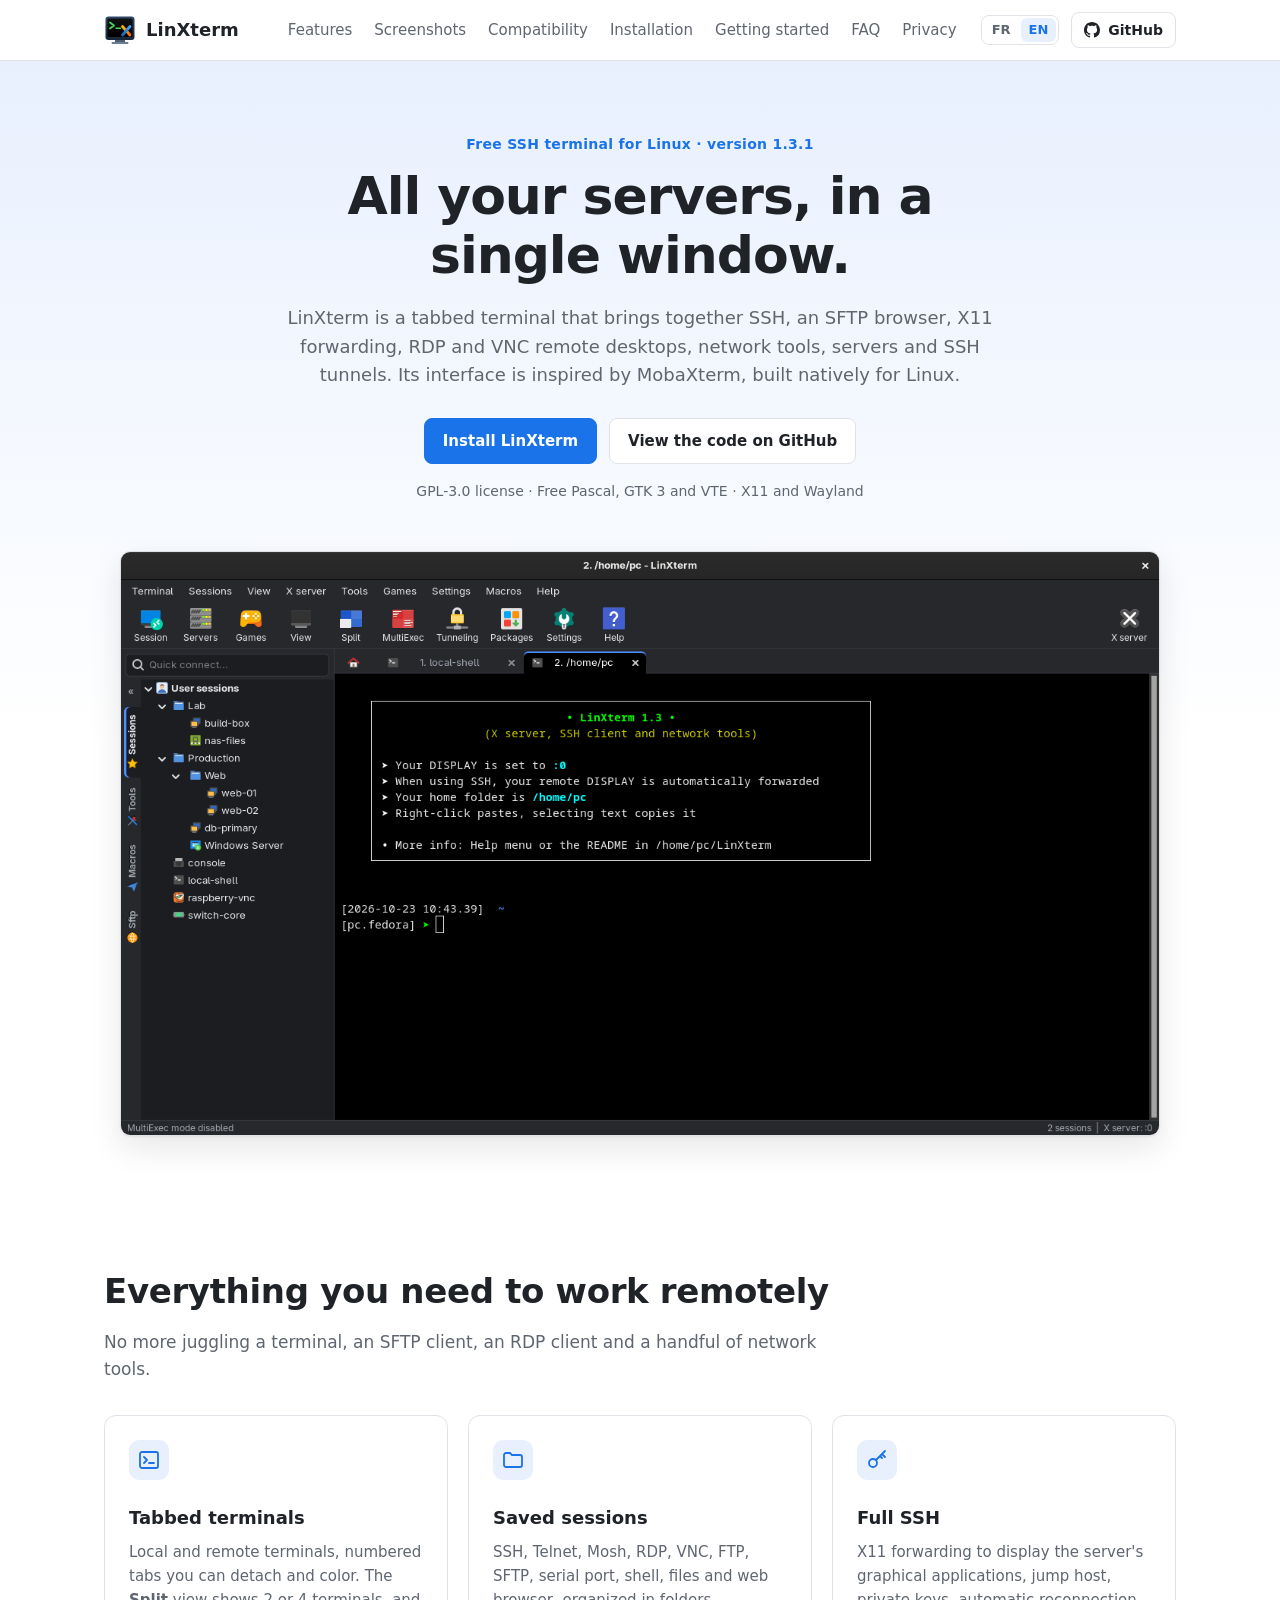
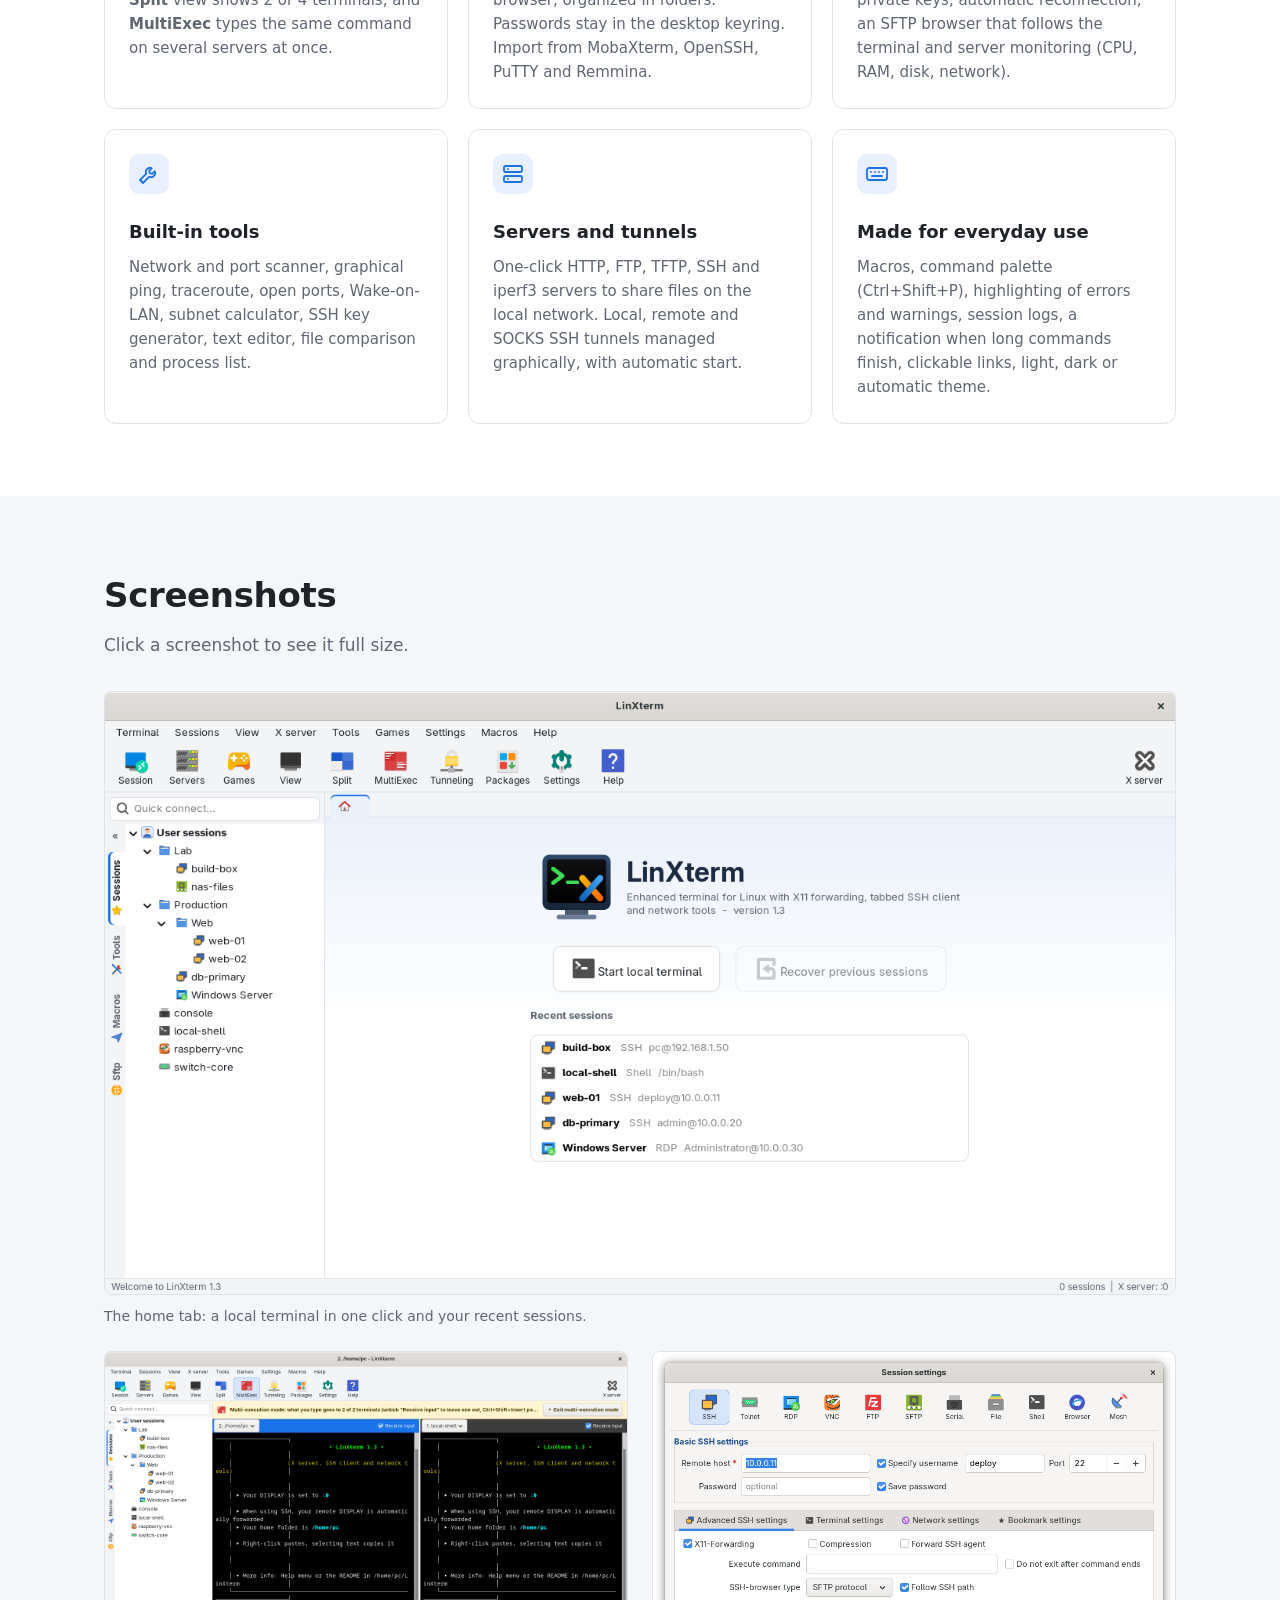
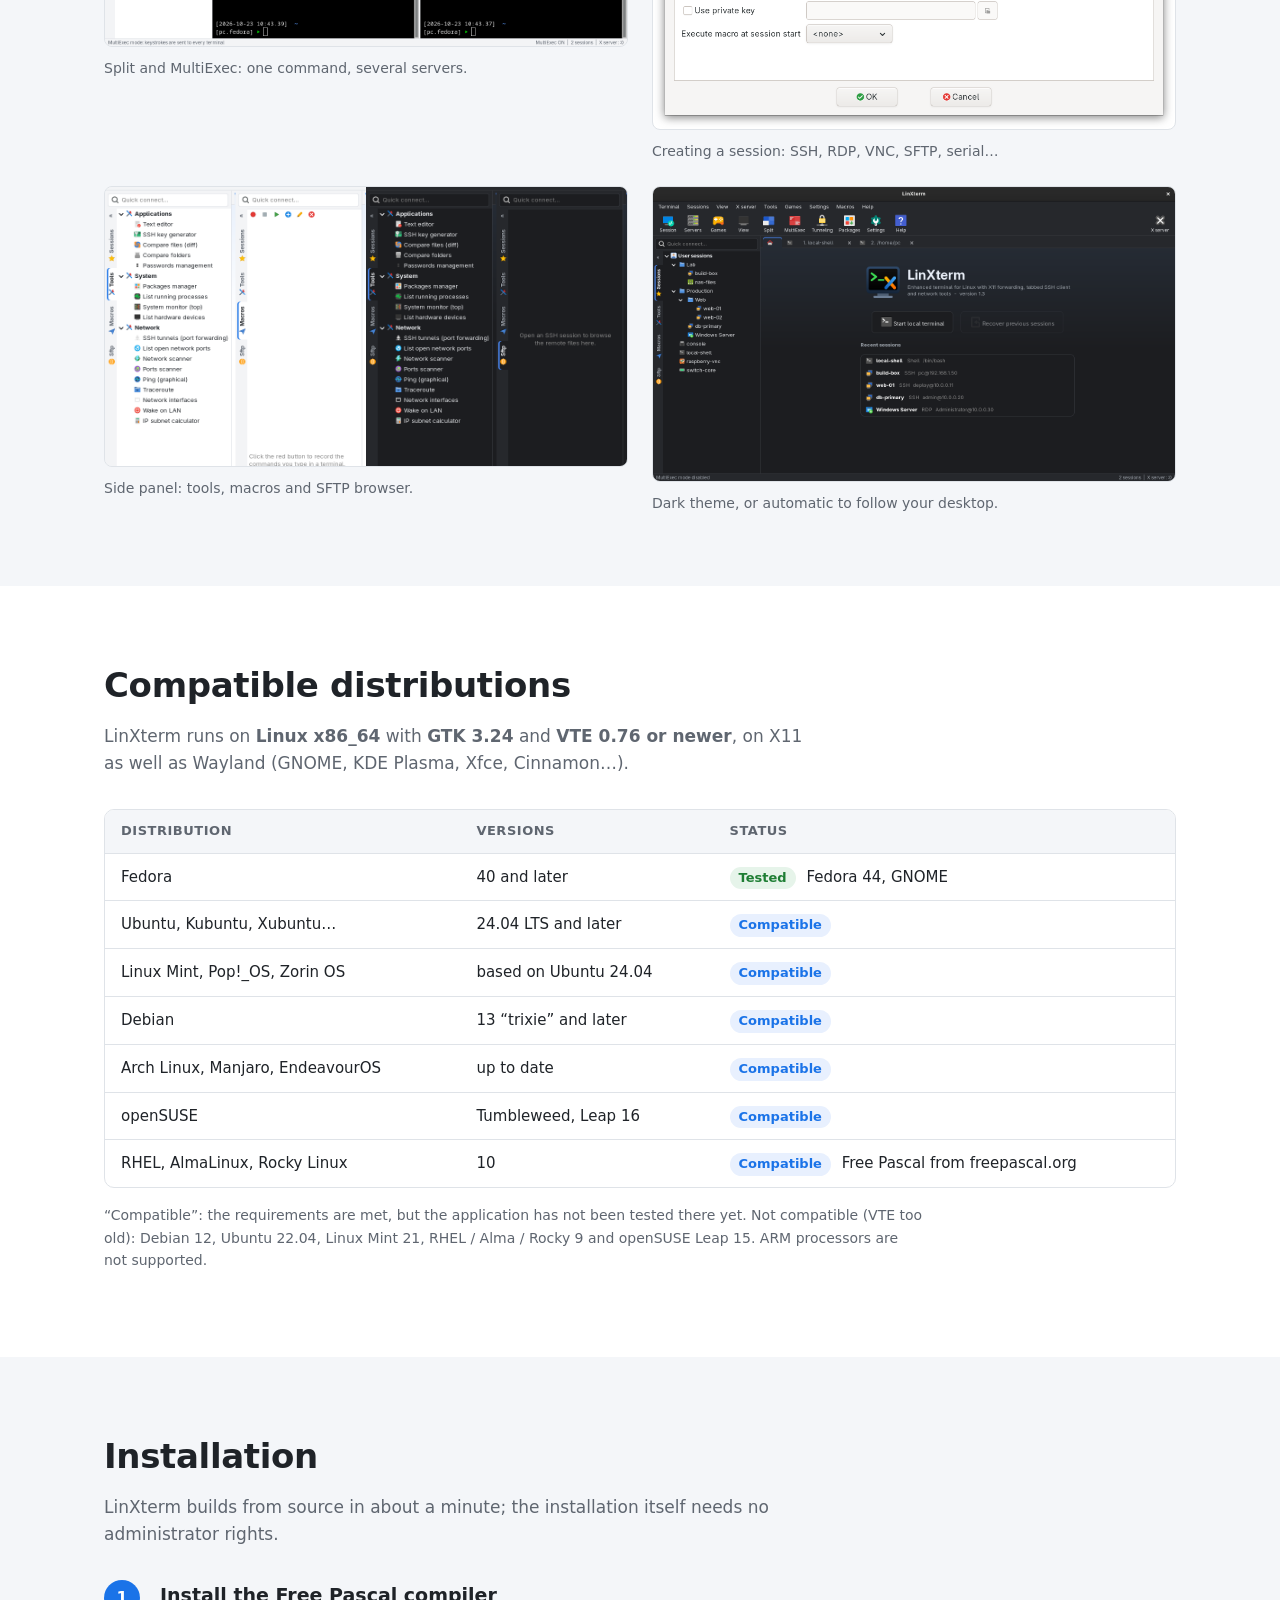
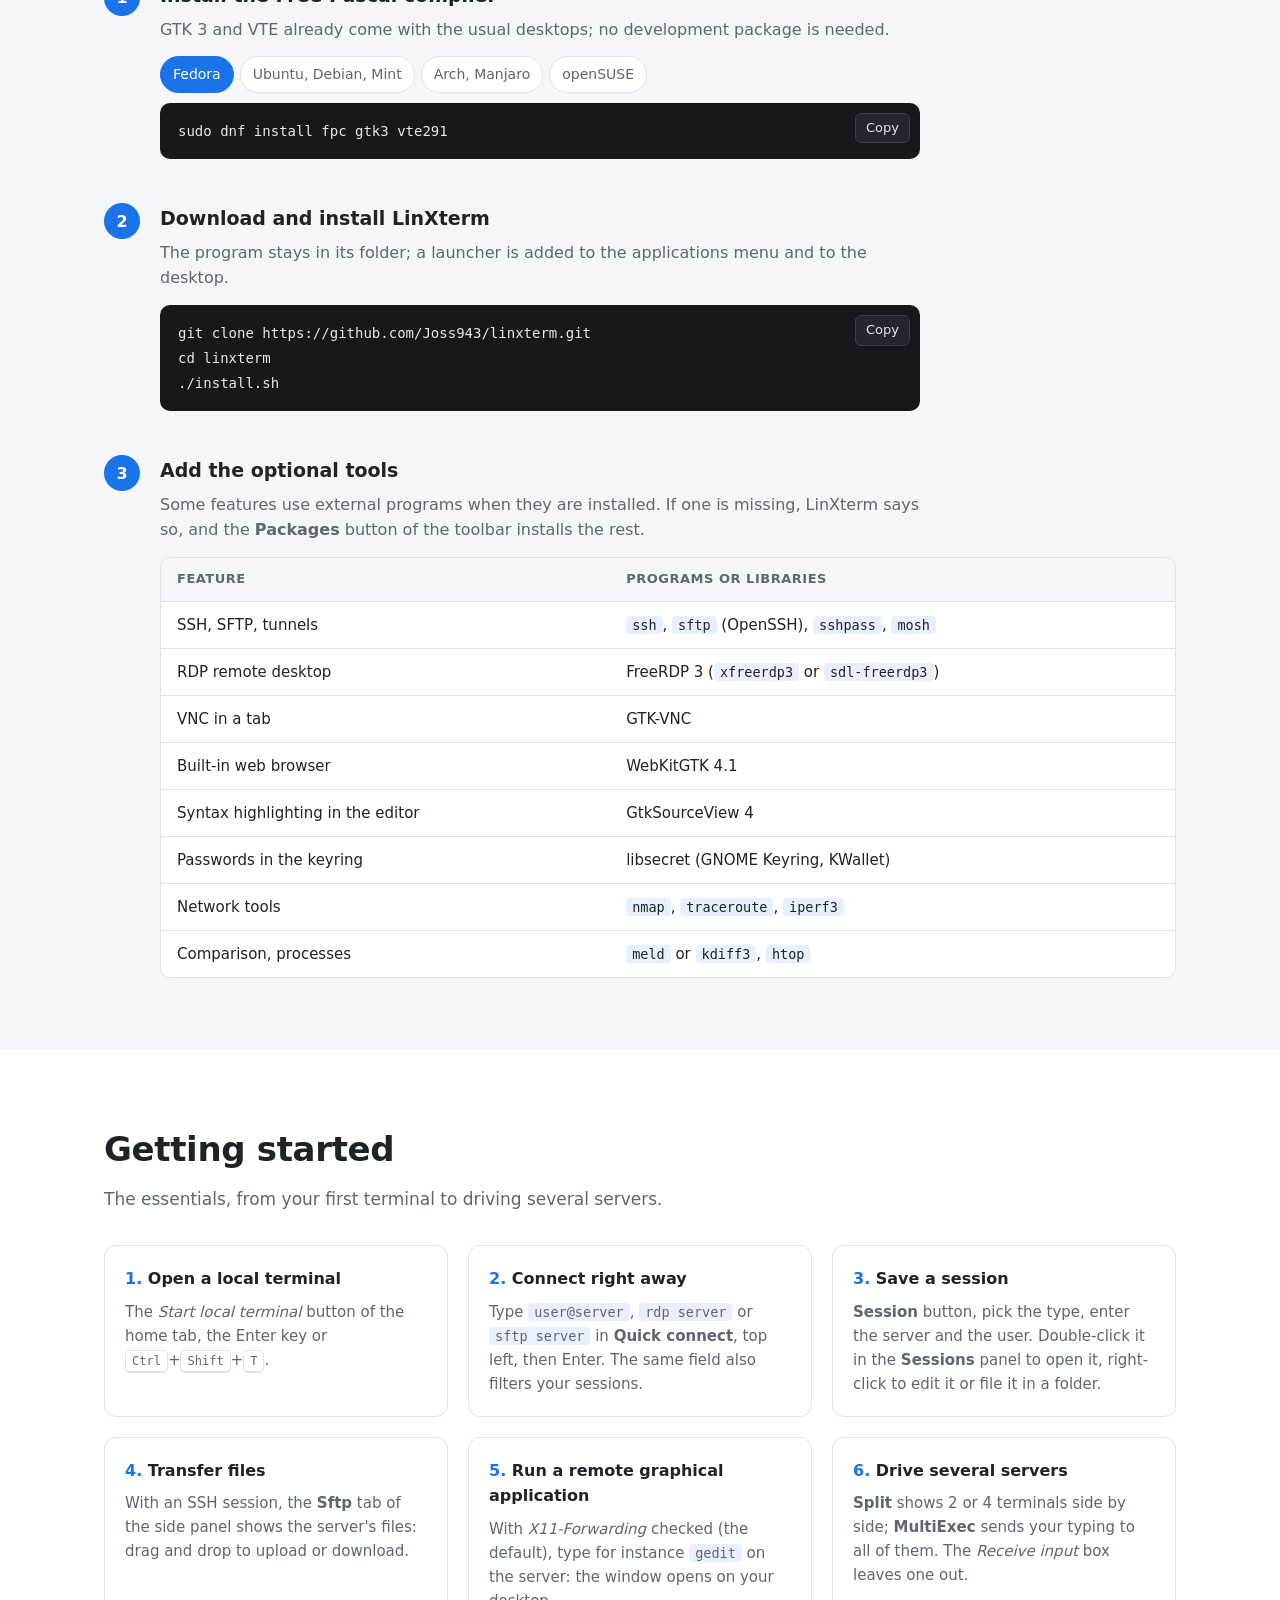
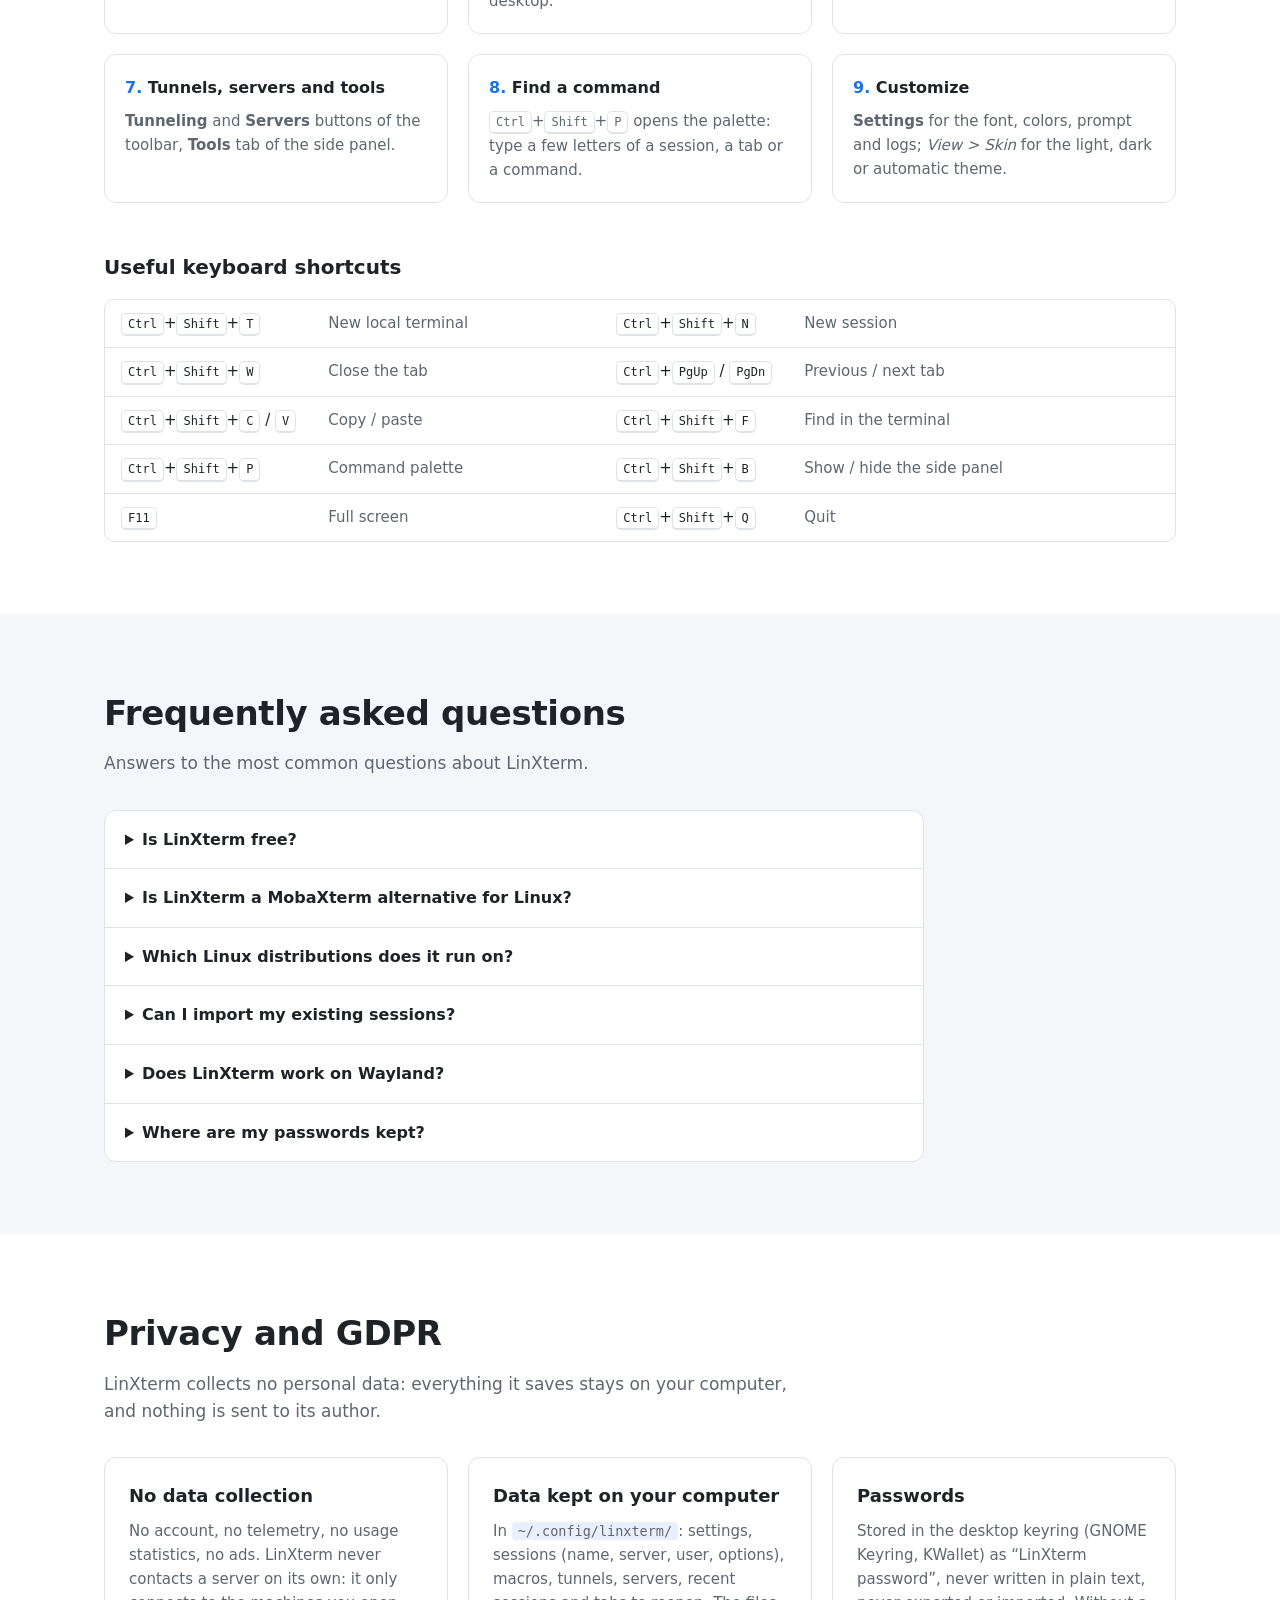
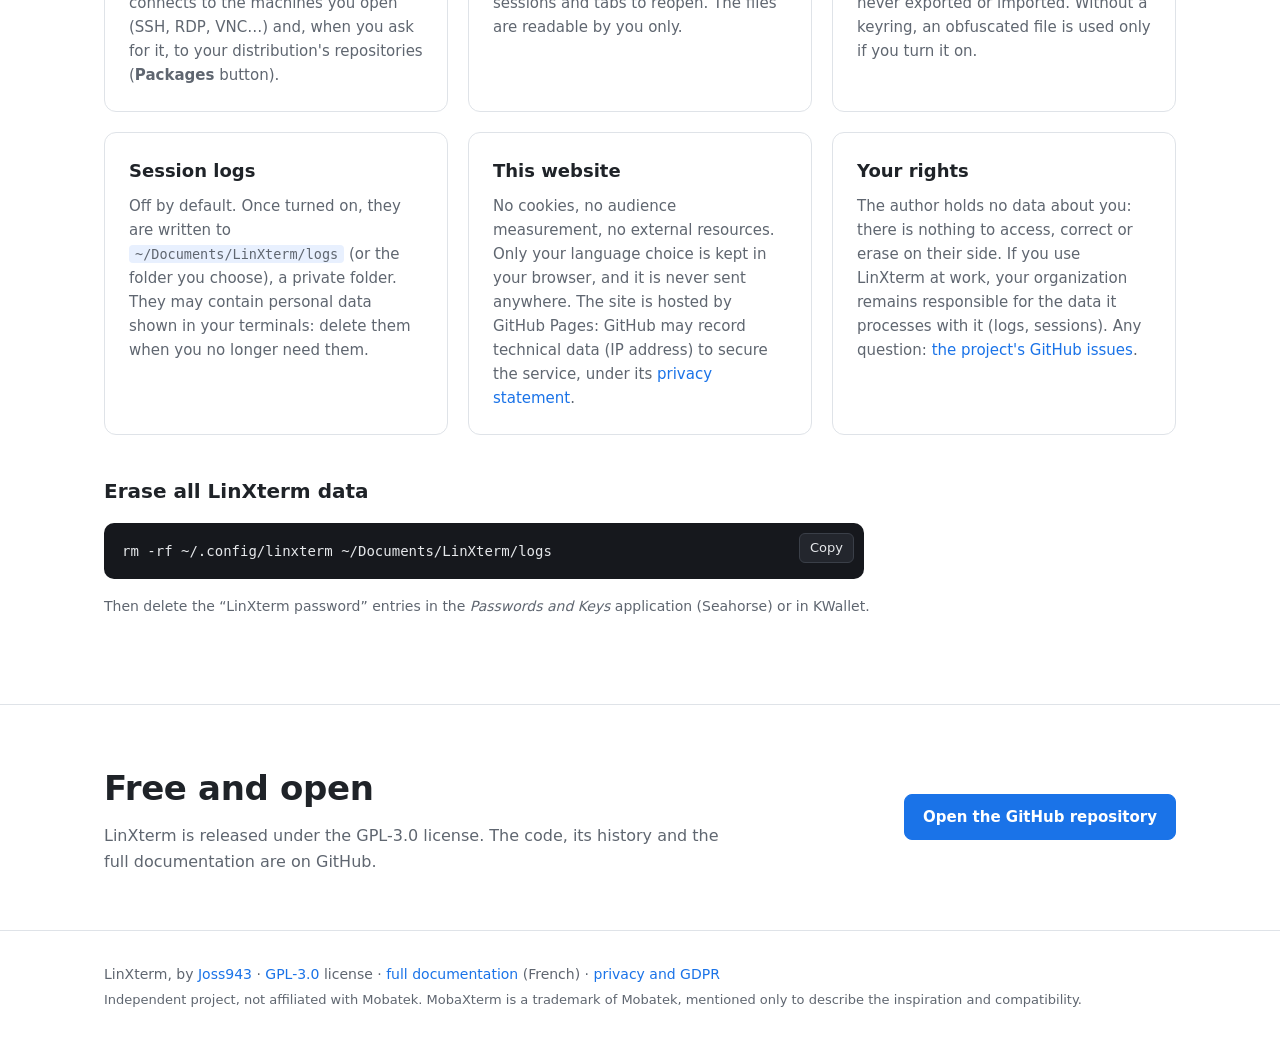
<file: docs/en/index.html>
<!doctype html>
<html lang="en">
<head>
  <meta charset="utf-8">
  <meta name="viewport" content="width=device-width, initial-scale=1">
  <title>LinXterm: free SSH terminal for Linux, MobaXterm alternative</title>
  <meta name="description" content="Free all-in-one terminal for Linux: tabbed SSH, SFTP browser, X11, RDP, VNC, network tools and MultiExec. An open-source MobaXterm alternative (GPL-3.0).">
  <link rel="canonical" href="https://joss943.github.io/linxterm/en/">
  <link rel="alternate" hreflang="fr" href="https://joss943.github.io/linxterm/">
  <link rel="alternate" hreflang="en" href="https://joss943.github.io/linxterm/en/">
  <link rel="alternate" hreflang="x-default" href="https://joss943.github.io/linxterm/">
  <meta property="og:type" content="website">
  <meta property="og:site_name" content="LinXterm">
  <meta property="og:locale" content="en_US">
  <meta property="og:locale:alternate" content="fr_FR">
  <meta property="og:title" content="LinXterm: free SSH terminal for Linux, MobaXterm alternative">
  <meta property="og:description" content="Free all-in-one terminal for Linux: tabbed SSH, SFTP browser, X11, RDP, VNC, network tools and MultiExec. An open-source MobaXterm alternative (GPL-3.0).">
  <meta property="og:url" content="https://joss943.github.io/linxterm/en/">
  <meta property="og:image" content="https://joss943.github.io/linxterm/img/og.png">
  <meta property="og:image:width" content="1200">
  <meta property="og:image:height" content="630">
  <meta property="og:image:alt" content="LinXterm window: sessions, toolbar and terminal">
  <meta name="twitter:card" content="summary_large_image">
  <meta name="theme-color" content="#1a73e8">
  <link rel="icon" href="../favicon.svg" type="image/svg+xml">
  <link rel="apple-touch-icon" href="../apple-touch-icon.png">
  <link rel="stylesheet" href="../style.css">
  <script type="application/ld+json">
{
  "@context": "https://schema.org",
  "@type": "SoftwareApplication",
  "name": "LinXterm",
  "softwareVersion": "1.3",
  "operatingSystem": "Linux",
  "applicationCategory": "DeveloperApplication",
  "applicationSubCategory": "Terminal, SSH client",
  "description": "Free all-in-one terminal for Linux: tabbed SSH, SFTP browser, X11, RDP, VNC, network tools and MultiExec. An open-source MobaXterm alternative (GPL-3.0).",
  "inLanguage": [
    "fr",
    "en"
  ],
  "url": "https://joss943.github.io/linxterm/en/",
  "downloadUrl": "https://github.com/Joss943/linxterm/releases/latest",
  "codeRepository": "https://github.com/Joss943/linxterm",
  "license": "https://www.gnu.org/licenses/gpl-3.0.html",
  "isAccessibleForFree": true,
  "offers": {
    "@type": "Offer",
    "price": "0",
    "priceCurrency": "EUR"
  },
  "screenshot": [
    "https://joss943.github.io/linxterm/img/terminal-sombre.png",
    "https://joss943.github.io/linxterm/img/accueil.png",
    "https://joss943.github.io/linxterm/img/multiexec.png"
  ],
  "author": {
    "@type": "Person",
    "name": "Joss943",
    "url": "https://github.com/Joss943"
  }
}
  </script>
  <script type="application/ld+json">
{
  "@context": "https://schema.org",
  "@type": "FAQPage",
  "mainEntity": [
    {
      "@type": "Question",
      "name": "Is LinXterm free?",
      "acceptedAnswer": {
        "@type": "Answer",
        "text": "Yes. LinXterm is free and open-source software released under the GPL-3.0 license, with no ads, no account and no data collection."
      }
    },
    {
      "@type": "Question",
      "name": "Is LinXterm a MobaXterm alternative for Linux?",
      "acceptedAnswer": {
        "@type": "Answer",
        "text": "Yes. LinXterm follows the organization of MobaXterm (saved sessions, tabs, SFTP browser, X11 forwarding, Split, MultiExec, network tools) in a native Linux application, and imports your MobaXterm sessions. It is an independent project, not affiliated with Mobatek."
      }
    },
    {
      "@type": "Question",
      "name": "Which Linux distributions does it run on?",
      "acceptedAnswer": {
        "@type": "Answer",
        "text": "On Linux x86_64 with GTK 3.24 and VTE 0.76 or newer: Fedora 40 and later, Ubuntu 24.04 and later, Linux Mint 22, Debian 13, Arch Linux, openSUSE Tumbleweed and Leap 16, RHEL 10."
      }
    },
    {
      "@type": "Question",
      "name": "Can I import my existing sessions?",
      "acceptedAnswer": {
        "@type": "Answer",
        "text": "Yes: MobaXterm sessions (.mxtsessions or MobaXterm.ini), hosts from ~/.ssh/config, PuTTY and Remmina sessions, with their folders. Passwords are never imported."
      }
    },
    {
      "@type": "Question",
      "name": "Does LinXterm work on Wayland?",
      "acceptedAnswer": {
        "@type": "Answer",
        "text": "Yes, on X11 as well as Wayland (GNOME, KDE Plasma, Xfce, Cinnamon…). Remote graphical applications are displayed through X11 forwarding and Xwayland."
      }
    },
    {
      "@type": "Question",
      "name": "Where are my passwords kept?",
      "acceptedAnswer": {
        "@type": "Answer",
        "text": "In your desktop keyring (GNOME Keyring or KWallet), never in plain text. LinXterm sends no data to its author."
      }
    }
  ]
}
  </script>
</head>
<body>

<header class="site-header">
  <div class="wrap header-inner">
    <a class="brand" href="#top" aria-label="LinXterm, back to top">
      <img src="../favicon.svg" alt="" width="32" height="32">
      <span>LinXterm</span>
    </a>
    <nav class="nav" aria-label="Sections">
      <a href="#features">Features</a>
      <a href="#screenshots">Screenshots</a>
      <a href="#compatibility">Compatibility</a>
      <a href="#installation">Installation</a>
      <a href="#getting-started">Getting started</a>
      <a href="#faq">FAQ</a>
      <a href="#privacy">Privacy</a>
    </nav>
    <div class="header-actions">
      <div class="lang" aria-label="Language">
        <a href="../" hreflang="fr" lang="fr">FR</a>
        <a href="./" hreflang="en" lang="en" aria-current="true">EN</a>
      </div>
      <a class="btn btn-small" href="https://github.com/Joss943/linxterm">
        <svg class="gh" viewBox="0 0 16 16" aria-hidden="true"><path d="M8 0C3.58 0 0 3.58 0 8c0 3.54 2.29 6.53 5.47 7.59.4.07.55-.17.55-.38 0-.19-.01-.82-.01-1.49-2.01.37-2.53-.49-2.69-.94-.09-.23-.48-.94-.82-1.13-.28-.15-.68-.52-.01-.53.63-.01 1.08.58 1.23.82.72 1.21 1.87.87 2.33.66.07-.52.28-.87.51-1.07-1.78-.2-3.64-.89-3.64-3.95 0-.87.31-1.59.82-2.15-.08-.2-.36-1.02.08-2.12 0 0 .67-.21 2.2.82.64-.18 1.32-.27 2-.27.68 0 1.36.09 2 .27 1.53-1.04 2.2-.82 2.2-.82.44 1.1.16 1.92.08 2.12.51.56.82 1.27.82 2.15 0 3.07-1.87 3.75-3.65 3.95.29.25.54.73.54 1.48 0 1.07-.01 1.93-.01 2.2 0 .21.15.46.55.38A8.013 8.013 0 0016 8c0-4.42-3.58-8-8-8z"/></svg>
        GitHub
      </a>
    </div>
  </div>
</header>

<main id="top">

  <section class="hero">
    <div class="wrap">
      <p class="eyebrow">Free SSH terminal for Linux · <a href="https://github.com/Joss943/linxterm/releases/latest">version 1.3.1</a></p>
      <h1>All your servers, in a single window.</h1>
      <p class="lead">LinXterm is a tabbed terminal that brings together SSH, an SFTP browser, X11 forwarding,
        RDP and VNC remote desktops, network tools, servers and SSH tunnels. Its interface is inspired
        by MobaXterm, built natively for Linux.</p>
      <div class="actions">
        <a class="btn btn-primary" href="#installation">Install LinXterm</a>
        <a class="btn" href="https://github.com/Joss943/linxterm">View the code on GitHub</a>
      </div>
      <p class="meta">GPL-3.0 license · Free Pascal, GTK 3 and VTE · X11 and Wayland</p>
      <figure class="hero-shot">
        <img src="../img/terminal-sombre.png" width="1366" height="768" fetchpriority="high"
             alt="LinXterm window in dark theme: toolbar, sessions panel and an open terminal">
      </figure>
    </div>
  </section>

  <section id="features" class="section">
    <div class="wrap">
      <h2>Everything you need to work remotely</h2>
      <p class="section-lead">No more juggling a terminal, an SFTP client, an RDP client and a
        handful of network tools.</p>
      <div class="features">
        <article class="feature">
          <svg viewBox="0 0 24 24" aria-hidden="true"><rect x="3" y="4" width="18" height="16" rx="2"/><path d="M7 9l3 3-3 3M12 15h5"/></svg>
          <h3>Tabbed terminals</h3>
          <p>Local and remote terminals, numbered tabs you can detach and color. The
            <strong>Split</strong> view shows 2 or 4 terminals, and <strong>MultiExec</strong> types the
            same command on several servers at once.</p>
        </article>
        <article class="feature">
          <svg viewBox="0 0 24 24" aria-hidden="true"><path d="M3 7a2 2 0 012-2h4l2 2h8a2 2 0 012 2v8a2 2 0 01-2 2H5a2 2 0 01-2-2z"/></svg>
          <h3>Saved sessions</h3>
          <p>SSH, Telnet, Mosh, RDP, VNC, FTP, SFTP, serial port, shell, files and web browser,
            organized in folders. Passwords stay in the desktop keyring. Import from MobaXterm,
            OpenSSH, PuTTY and Remmina.</p>
        </article>
        <article class="feature">
          <svg viewBox="0 0 24 24" aria-hidden="true"><circle cx="8" cy="15" r="4"/><path d="M11 12l9-9M17 6l3 3M15 8l2 2"/></svg>
          <h3>Full SSH</h3>
          <p>X11 forwarding to display the server's graphical applications, jump host, private
            keys, automatic reconnection, an SFTP browser that follows the terminal and server
            monitoring (CPU, RAM, disk, network).</p>
        </article>
        <article class="feature">
          <svg viewBox="0 0 24 24" aria-hidden="true"><path d="M14.7 6.3a4 4 0 00-5.4 5.4L3 18l3 3 6.3-6.3a4 4 0 005.4-5.4l-2.5 2.5-2.4-.6-.6-2.4z"/></svg>
          <h3>Built-in tools</h3>
          <p>Network and port scanner, graphical ping, traceroute, open ports, Wake-on-LAN,
            subnet calculator, SSH key generator, text editor, file comparison and process
            list.</p>
        </article>
        <article class="feature">
          <svg viewBox="0 0 24 24" aria-hidden="true"><rect x="3" y="4" width="18" height="6" rx="1.5"/><rect x="3" y="14" width="18" height="6" rx="1.5"/><path d="M7 7h.01M7 17h.01"/></svg>
          <h3>Servers and tunnels</h3>
          <p>One-click HTTP, FTP, TFTP, SSH and iperf3 servers to share files on the local network.
            Local, remote and SOCKS SSH tunnels managed graphically, with automatic start.</p>
        </article>
        <article class="feature">
          <svg viewBox="0 0 24 24" aria-hidden="true"><rect x="2" y="6" width="20" height="12" rx="2"/><path d="M6 10h.01M10 10h.01M14 10h.01M18 10h.01M7 14h10"/></svg>
          <h3>Made for everyday use</h3>
          <p>Macros, command palette (Ctrl+Shift+P), highlighting of errors and warnings, session
            logs, a notification when long commands finish, clickable links, light, dark or
            automatic theme.</p>
        </article>
      </div>
    </div>
  </section>

  <section id="screenshots" class="section section-alt">
    <div class="wrap">
      <h2>Screenshots</h2>
      <p class="section-lead">Click a screenshot to see it full size.</p>
      <div class="gallery">
        <figure>
          <a href="../img/accueil.png"><img src="../img/accueil.png" width="1366" height="768" loading="lazy"
             alt="Home tab in light theme with recent sessions"></a>
          <figcaption>The home tab: a local terminal in one click and your recent sessions.</figcaption>
        </figure>
        <figure>
          <a href="../img/multiexec.png"><img src="../img/multiexec.png" width="1366" height="768" loading="lazy"
             alt="Two terminals side by side in MultiExec mode"></a>
          <figcaption>Split and MultiExec: one command, several servers.</figcaption>
        </figure>
        <figure>
          <a href="../img/session.png"><img src="../img/session.png" width="944" height="681" loading="lazy"
             alt="Session settings window for an SSH session"></a>
          <figcaption>Creating a session: SSH, RDP, VNC, SFTP, serial…</figcaption>
        </figure>
        <figure>
          <a href="../img/panneaux.png"><img src="../img/panneaux.png" width="1160" height="620" loading="lazy"
             alt="Tools, Macros and Sftp side panels in light and dark themes"></a>
          <figcaption>Side panel: tools, macros and SFTP browser.</figcaption>
        </figure>
        <figure>
          <a href="../img/accueil-sombre.png"><img src="../img/accueil-sombre.png" width="1366" height="768" loading="lazy"
             alt="Home tab in dark theme"></a>
          <figcaption>Dark theme, or automatic to follow your desktop.</figcaption>
        </figure>
      </div>
    </div>
  </section>

  <section id="compatibility" class="section">
    <div class="wrap">
      <h2>Compatible distributions</h2>
      <p class="section-lead">LinXterm runs on <strong>Linux x86_64</strong> with
        <strong>GTK 3.24</strong> and <strong>VTE 0.76 or newer</strong>, on X11 as well as
        Wayland (GNOME, KDE Plasma, Xfce, Cinnamon…).</p>
      <div class="table-wrap">
        <table>
          <thead><tr><th>Distribution</th><th>Versions</th><th>Status</th></tr></thead>
          <tbody>
            <tr><td>Fedora</td><td>40 and later</td><td><span class="badge badge-ok">Tested</span> Fedora 44, GNOME</td></tr>
            <tr><td>Ubuntu, Kubuntu, Xubuntu…</td><td>24.04 LTS and later</td><td><span class="badge">Compatible</span></td></tr>
            <tr><td>Linux Mint, Pop!_OS, Zorin OS</td><td>based on Ubuntu 24.04</td><td><span class="badge">Compatible</span></td></tr>
            <tr><td>Debian</td><td>13 “trixie” and later</td><td><span class="badge">Compatible</span></td></tr>
            <tr><td>Arch Linux, Manjaro, EndeavourOS</td><td>up to date</td><td><span class="badge">Compatible</span></td></tr>
            <tr><td>openSUSE</td><td>Tumbleweed, Leap 16</td><td><span class="badge">Compatible</span></td></tr>
            <tr><td>RHEL, AlmaLinux, Rocky Linux</td><td>10</td><td><span class="badge">Compatible</span> Free Pascal from freepascal.org</td></tr>
          </tbody>
        </table>
      </div>
      <p class="note">“Compatible”: the requirements are met, but the application has not been tested
        there yet. Not compatible (VTE too old): Debian 12, Ubuntu 22.04, Linux Mint 21,
        RHEL / Alma / Rocky 9 and openSUSE Leap 15. ARM processors are not supported.</p>
    </div>
  </section>

  <section id="installation" class="section section-alt">
    <div class="wrap">
      <h2>Installation</h2>
      <p class="section-lead">LinXterm builds from source in about a minute; the installation itself
        needs no administrator rights.</p>

      <ol class="steps">
        <li>
          <h3>Install the Free Pascal compiler</h3>
          <p>GTK 3 and VTE already come with the usual desktops; no development package is
            needed.</p>
          <div class="tabs" data-tabs>
            <div class="tablist" role="tablist" aria-label="Distribution">
              <button role="tab" aria-selected="true" aria-controls="t-fedora" id="b-fedora">Fedora</button>
              <button role="tab" aria-selected="false" aria-controls="t-debian" id="b-debian">Ubuntu, Debian, Mint</button>
              <button role="tab" aria-selected="false" aria-controls="t-arch" id="b-arch">Arch, Manjaro</button>
              <button role="tab" aria-selected="false" aria-controls="t-suse" id="b-suse">openSUSE</button>
            </div>
            <div class="code" role="tabpanel" id="t-fedora" aria-labelledby="b-fedora"><pre><code>sudo dnf install fpc gtk3 vte291</code></pre></div>
            <div class="code" role="tabpanel" id="t-debian" aria-labelledby="b-debian"><pre><code>sudo apt install fpc libgtk-3-0 libvte-2.91-0</code></pre></div>
            <div class="code" role="tabpanel" id="t-arch" aria-labelledby="b-arch"><pre><code>sudo pacman -S fpc gtk3 vte3</code></pre></div>
            <div class="code" role="tabpanel" id="t-suse" aria-labelledby="b-suse"><pre><code>sudo zypper install fpc libgtk-3-0 libvte-2_91-0</code></pre></div>
          </div>
        </li>
        <li>
          <h3>Download and install LinXterm</h3>
          <p>The program stays in its folder; a launcher is added to the applications menu and to
            the desktop.</p>
          <div class="code"><pre><code>git clone https://github.com/Joss943/linxterm.git
cd linxterm
./install.sh</code></pre></div>
        </li>
        <li>
          <h3>Add the optional tools</h3>
          <p>Some features use external programs when they are installed. If one is missing,
            LinXterm says so, and the <strong>Packages</strong> button of the toolbar installs the
            rest.</p>
          <div class="table-wrap">
            <table>
              <thead><tr><th>Feature</th><th>Programs or libraries</th></tr></thead>
              <tbody>
                <tr><td>SSH, SFTP, tunnels</td><td><code>ssh</code>, <code>sftp</code> (OpenSSH), <code>sshpass</code>, <code>mosh</code></td></tr>
                <tr><td>RDP remote desktop</td><td>FreeRDP 3 (<code>xfreerdp3</code> or <code>sdl-freerdp3</code>)</td></tr>
                <tr><td>VNC in a tab</td><td>GTK-VNC</td></tr>
                <tr><td>Built-in web browser</td><td>WebKitGTK 4.1</td></tr>
                <tr><td>Syntax highlighting in the editor</td><td>GtkSourceView 4</td></tr>
                <tr><td>Passwords in the keyring</td><td>libsecret (GNOME Keyring, KWallet)</td></tr>
                <tr><td>Network tools</td><td><code>nmap</code>, <code>traceroute</code>, <code>iperf3</code></td></tr>
                <tr><td>Comparison, processes</td><td><code>meld</code> or <code>kdiff3</code>, <code>htop</code></td></tr>
              </tbody>
            </table>
          </div>
        </li>
      </ol>
    </div>
  </section>

  <section id="getting-started" class="section">
    <div class="wrap">
      <h2>Getting started</h2>
      <p class="section-lead">The essentials, from your first terminal to driving several
        servers.</p>
      <ol class="guide">
        <li><h3>Open a local terminal</h3>
          <p>The <em>Start local terminal</em> button of the home tab, the Enter key or
            <span class="keys"><kbd>Ctrl</kbd>+<kbd>Shift</kbd>+<kbd>T</kbd></span>.</p></li>
        <li><h3>Connect right away</h3>
          <p>Type <code>user@server</code>, <code>rdp server</code> or <code>sftp server</code> in
            <strong>Quick connect</strong>, top left, then Enter. The same field also filters your
            sessions.</p></li>
        <li><h3>Save a session</h3>
          <p><strong>Session</strong> button, pick the type, enter the server and the user.
            Double-click it in the <strong>Sessions</strong> panel to open it, right-click to edit
            it or file it in a folder.</p></li>
        <li><h3>Transfer files</h3>
          <p>With an SSH session, the <strong>Sftp</strong> tab of the side panel shows the server's
            files: drag and drop to upload or download.</p></li>
        <li><h3>Run a remote graphical application</h3>
          <p>With <em>X11-Forwarding</em> checked (the default), type for instance <code>gedit</code>
            on the server: the window opens on your desktop.</p></li>
        <li><h3>Drive several servers</h3>
          <p><strong>Split</strong> shows 2 or 4 terminals side by side; <strong>MultiExec</strong>
            sends your typing to all of them. The <em>Receive input</em> box leaves one out.</p></li>
        <li><h3>Tunnels, servers and tools</h3>
          <p><strong>Tunneling</strong> and <strong>Servers</strong> buttons of the toolbar,
            <strong>Tools</strong> tab of the side panel.</p></li>
        <li><h3>Find a command</h3>
          <p><span class="keys"><kbd>Ctrl</kbd>+<kbd>Shift</kbd>+<kbd>P</kbd></span> opens the palette:
            type a few letters of a session, a tab or a command.</p></li>
        <li><h3>Customize</h3>
          <p><strong>Settings</strong> for the font, colors, prompt and logs; <em>View &gt; Skin</em>
            for the light, dark or automatic theme.</p></li>
      </ol>

      <h3 class="sub">Useful keyboard shortcuts</h3>
      <div class="table-wrap">
        <table class="shortcuts">
          <tbody>
            <tr><td><span class="keys"><kbd>Ctrl</kbd>+<kbd>Shift</kbd>+<kbd>T</kbd></span></td><td>New local terminal</td>
                <td><span class="keys"><kbd>Ctrl</kbd>+<kbd>Shift</kbd>+<kbd>N</kbd></span></td><td>New session</td></tr>
            <tr><td><span class="keys"><kbd>Ctrl</kbd>+<kbd>Shift</kbd>+<kbd>W</kbd></span></td><td>Close the tab</td>
                <td><span class="keys"><kbd>Ctrl</kbd>+<kbd>PgUp</kbd> / <kbd>PgDn</kbd></span></td><td>Previous / next tab</td></tr>
            <tr><td><span class="keys"><kbd>Ctrl</kbd>+<kbd>Shift</kbd>+<kbd>C</kbd> / <kbd>V</kbd></span></td><td>Copy / paste</td>
                <td><span class="keys"><kbd>Ctrl</kbd>+<kbd>Shift</kbd>+<kbd>F</kbd></span></td><td>Find in the terminal</td></tr>
            <tr><td><span class="keys"><kbd>Ctrl</kbd>+<kbd>Shift</kbd>+<kbd>P</kbd></span></td><td>Command palette</td>
                <td><span class="keys"><kbd>Ctrl</kbd>+<kbd>Shift</kbd>+<kbd>B</kbd></span></td><td>Show / hide the side panel</td></tr>
            <tr><td><kbd>F11</kbd></td><td>Full screen</td>
                <td><span class="keys"><kbd>Ctrl</kbd>+<kbd>Shift</kbd>+<kbd>Q</kbd></span></td><td>Quit</td></tr>
          </tbody>
        </table>
      </div>
    </div>
  </section>

  <section id="faq" class="section section-alt">
    <div class="wrap">
      <h2>Frequently asked questions</h2>
      <p class="section-lead">Answers to the most common questions about LinXterm.</p>
      <div class="faq">
        <details>
          <summary>Is LinXterm free?</summary>
          <p>Yes. LinXterm is free and open-source software released under the GPL-3.0 license, with no ads, no account and no data collection.</p>
        </details>
        <details>
          <summary>Is LinXterm a MobaXterm alternative for Linux?</summary>
          <p>Yes. LinXterm follows the organization of MobaXterm (saved sessions, tabs, SFTP browser, X11 forwarding, Split, MultiExec, network tools) in a native Linux application, and imports your MobaXterm sessions. It is an independent project, not affiliated with Mobatek.</p>
        </details>
        <details>
          <summary>Which Linux distributions does it run on?</summary>
          <p>On Linux x86_64 with GTK 3.24 and VTE 0.76 or newer: Fedora 40 and later, Ubuntu 24.04 and later, Linux Mint 22, Debian 13, Arch Linux, openSUSE Tumbleweed and Leap 16, RHEL 10.</p>
        </details>
        <details>
          <summary>Can I import my existing sessions?</summary>
          <p>Yes: MobaXterm sessions (.mxtsessions or MobaXterm.ini), hosts from ~/.ssh/config, PuTTY and Remmina sessions, with their folders. Passwords are never imported.</p>
        </details>
        <details>
          <summary>Does LinXterm work on Wayland?</summary>
          <p>Yes, on X11 as well as Wayland (GNOME, KDE Plasma, Xfce, Cinnamon…). Remote graphical applications are displayed through X11 forwarding and Xwayland.</p>
        </details>
        <details>
          <summary>Where are my passwords kept?</summary>
          <p>In your desktop keyring (GNOME Keyring or KWallet), never in plain text. LinXterm sends no data to its author.</p>
        </details>
      </div>
    </div>
  </section>

  <section id="privacy" class="section">
    <div class="wrap">
      <h2>Privacy and GDPR</h2>
      <p class="section-lead">LinXterm collects no personal data: everything it saves stays on your
        computer, and nothing is sent to its author.</p>
      <div class="features privacy">
        <article class="feature">
          <h3>No data collection</h3>
          <p>No account, no telemetry, no usage statistics, no ads. LinXterm never contacts a server
            on its own: it only connects to the machines you open (SSH, RDP, VNC…) and, when you ask
            for it, to your distribution's repositories (<strong>Packages</strong> button).</p>
        </article>
        <article class="feature">
          <h3>Data kept on your computer</h3>
          <p>In <code>~/.config/linxterm/</code>: settings, sessions (name, server, user, options),
            macros, tunnels, servers, recent sessions and tabs to reopen. The files are readable by
            you only.</p>
        </article>
        <article class="feature">
          <h3>Passwords</h3>
          <p>Stored in the desktop keyring (GNOME Keyring, KWallet) as “LinXterm password”, never
            written in plain text, never exported or imported. Without a keyring, an obfuscated file
            is used only if you turn it on.</p>
        </article>
        <article class="feature">
          <h3>Session logs</h3>
          <p>Off by default. Once turned on, they are written to
            <code>~/Documents/LinXterm/logs</code> (or the folder you choose), a private folder. They
            may contain personal data shown in your terminals: delete them when you no longer need
            them.</p>
        </article>
        <article class="feature">
          <h3>This website</h3>
          <p>No cookies, no audience measurement, no external resources. Only your language choice is
            kept in your browser, and it is never sent anywhere. The site is hosted by GitHub Pages:
            GitHub may record technical data (IP address) to secure the service, under its
            <a href="https://docs.github.com/en/site-policy/privacy-policies/github-general-privacy-statement">privacy statement</a>.</p>
        </article>
        <article class="feature">
          <h3>Your rights</h3>
          <p>The author holds no data about you: there is nothing to access, correct or erase on their
            side. If you use LinXterm at work, your organization remains responsible for the data it
            processes with it (logs, sessions). Any question:
            <a href="https://github.com/Joss943/linxterm/issues">the project's GitHub issues</a>.</p>
        </article>
      </div>
      <h3 class="sub">Erase all LinXterm data</h3>
      <div class="code"><pre><code>rm -rf ~/.config/linxterm ~/Documents/LinXterm/logs</code></pre></div>
      <p class="note">Then delete the “LinXterm password” entries in the <em>Passwords and Keys</em>
        application (Seahorse) or in KWallet.</p>
    </div>
  </section>

  <section class="section section-cta">
    <div class="wrap cta">
      <div>
        <h2>Free and open</h2>
        <p>LinXterm is released under the GPL-3.0 license. The code, its history and the full
          documentation are on GitHub.</p>
      </div>
      <a class="btn btn-primary" href="https://github.com/Joss943/linxterm">Open the GitHub repository</a>
    </div>
  </section>

</main>

<footer class="site-footer">
  <div class="wrap footer-inner">
    <p>LinXterm, by <a href="https://github.com/Joss943">Joss943</a> ·
      <a href="https://github.com/Joss943/linxterm/blob/main/LICENSE">GPL-3.0</a> license ·
      <a href="https://github.com/Joss943/linxterm#readme">full documentation</a> (French) ·
      <a href="#privacy">privacy and GDPR</a></p>
    <p class="disclaimer">Independent project, not affiliated with Mobatek. MobaXterm is a trademark of
      Mobatek, mentioned only to describe the inspiration and compatibility.</p>
  </div>
</footer>

<script>
  // language switcher: the choice is remembered for the next visits
  document.querySelectorAll('.lang a').forEach(function (a) {
    a.addEventListener('click', function () {
      try { localStorage.setItem('lx-lang', a.getAttribute('hreflang')); } catch (e) {}
    });
  });

  // distribution tabs: arrow keys move between tabs, one panel shown at a time
  document.querySelectorAll('[data-tabs]').forEach(function (box) {
    var tabs = Array.prototype.slice.call(box.querySelectorAll('[role="tab"]'));
    function select(tab) {
      tabs.forEach(function (t) {
        var on = t === tab;
        t.setAttribute('aria-selected', on);
        t.tabIndex = on ? 0 : -1;
        document.getElementById(t.getAttribute('aria-controls')).hidden = !on;
      });
    }
    tabs.forEach(function (t, i) {
      t.addEventListener('click', function () { select(t); });
      t.addEventListener('keydown', function (e) {
        var d = e.key === 'ArrowRight' ? 1 : e.key === 'ArrowLeft' ? -1 : 0;
        if (d) { var n = tabs[(i + d + tabs.length) % tabs.length]; select(n); n.focus(); }
      });
    });
    select(tabs[0]);
  });

  // copy buttons on the command blocks
  document.querySelectorAll('.code').forEach(function (block) {
    var btn = document.createElement('button');
    btn.className = 'copy';
    btn.type = 'button';
    btn.textContent = 'Copy';
    btn.addEventListener('click', function () {
      var text = block.querySelector('code').textContent;
      var done = function () {
        btn.textContent = 'Copied';
        setTimeout(function () { btn.textContent = 'Copy'; }, 1500);
      };
      if (navigator.clipboard) navigator.clipboard.writeText(text).then(done, function () {});
    });
    block.appendChild(btn);
  });
</script>
</body>
</html>
</file>
<file: docs/style.css>
/* LinXterm website: same palette as the application (accent blue, dark terminal) */
:root {
  --bg: #ffffff;
  --bg-alt: #f4f6f9;
  --surface: #ffffff;
  --text: #1f2328;
  --muted: #5f6670;
  --border: #dfe3e8;
  --accent: #1a73e8;
  --accent-hover: #1765cc;
  --accent-soft: #e8f0fe;
  --ok: #1e7e34;
  --ok-soft: #e6f4ea;
  --code-bg: #16181d;
  --code-text: #e6e8eb;
  --shadow: 0 1px 2px rgba(16, 24, 40, 0.06), 0 12px 32px rgba(16, 24, 40, 0.10);
  color-scheme: light;
}

@media (prefers-color-scheme: dark) {
  :root {
    --bg: #111317;
    --bg-alt: #171a1f;
    --surface: #1c1f25;
    --text: #e6e8eb;
    --muted: #a0a6ae;
    --border: #2c3038;
    --accent: #4c8dff;
    --accent-hover: #6aa0ff;
    --accent-soft: #1d2c45;
    --ok: #7bd88f;
    --ok-soft: #1c3324;
    --code-bg: #0b0c0f;
    --shadow: 0 1px 2px rgba(0, 0, 0, 0.4), 0 12px 32px rgba(0, 0, 0, 0.45);
    color-scheme: dark;
  }
}

* { box-sizing: border-box; }

html { scroll-behavior: smooth; scroll-padding-top: 72px; }

body {
  margin: 0;
  background: var(--bg);
  color: var(--text);
  font: 16px/1.6 system-ui, -apple-system, "Segoe UI", Roboto, Cantarell, "Noto Sans", Ubuntu, sans-serif;
  -webkit-font-smoothing: antialiased;
}

img { max-width: 100%; height: auto; display: block; }

a { color: var(--accent); text-decoration: none; }
a:hover { text-decoration: underline; }

code, kbd, pre {
  font-family: ui-monospace, "JetBrains Mono", "DejaVu Sans Mono", "Liberation Mono", monospace;
  font-size: 0.9em;
}

code {
  background: var(--accent-soft);
  padding: 1px 6px;
  border-radius: 4px;
}

kbd {
  display: inline-block;
  padding: 0 6px;
  border: 1px solid var(--border);
  border-bottom-width: 2px;
  border-radius: 5px;
  background: var(--surface);
  font-size: 0.8em;
  line-height: 1.7;
}

.wrap { max-width: 1120px; margin: 0 auto; padding: 0 24px; }

/* header */
.site-header {
  position: sticky;
  top: 0;
  z-index: 10;
  background: color-mix(in srgb, var(--bg) 88%, transparent);
  backdrop-filter: saturate(160%) blur(10px);
  border-bottom: 1px solid var(--border);
}
.header-inner { display: flex; align-items: center; gap: 24px; height: 60px; }
.brand { display: flex; align-items: center; gap: 10px; color: var(--text); font-weight: 700; font-size: 18px; }
.brand:hover { text-decoration: none; }
.nav { display: flex; gap: 22px; margin-left: auto; }
.nav a { color: var(--muted); font-size: 15px; }
.nav a:hover { color: var(--text); text-decoration: none; }
.header-actions { display: flex; align-items: center; gap: 12px; }
.lang { display: flex; gap: 2px; padding: 2px; border: 1px solid var(--border); border-radius: 8px; }
.lang a { padding: 2px 8px; border-radius: 6px; color: var(--muted); font-size: 13px; font-weight: 600; }
.lang a:hover { color: var(--text); text-decoration: none; }
.lang a[aria-current="true"] { background: var(--accent-soft); color: var(--accent); }
.keys, .guide code { white-space: nowrap; }

/* buttons */
.btn {
  display: inline-flex;
  align-items: center;
  gap: 8px;
  padding: 10px 18px;
  border: 1px solid var(--border);
  border-radius: 8px;
  background: var(--surface);
  color: var(--text);
  font-weight: 600;
  font-size: 15px;
  transition: border-color 0.15s, background-color 0.15s;
}
.btn:hover { text-decoration: none; border-color: var(--accent); }
.btn-primary { background: var(--accent); border-color: var(--accent); color: #fff; }
.btn-primary:hover { background: var(--accent-hover); border-color: var(--accent-hover); }
.btn-small { padding: 6px 12px; font-size: 14px; }
.gh { width: 16px; height: 16px; fill: currentColor; }

/* hero */
.hero { padding: 72px 0 56px; text-align: center; background: linear-gradient(to bottom, var(--accent-soft), var(--bg) 60%); }
.eyebrow { margin: 0 0 12px; color: var(--accent); font-weight: 600; font-size: 14px; letter-spacing: 0.02em; }
.hero h1 { margin: 0 auto; max-width: 760px; font-size: clamp(32px, 5vw, 52px); line-height: 1.12; letter-spacing: -0.02em; }
.lead { margin: 20px auto 0; max-width: 720px; color: var(--muted); font-size: 18px; }
.actions { display: flex; justify-content: center; flex-wrap: wrap; gap: 12px; margin-top: 28px; }
.meta { margin: 16px 0 0; color: var(--muted); font-size: 14px; }
.hero-shot { margin: 48px auto 0; max-width: 1040px; }
.hero-shot img { border-radius: 10px; border: 1px solid var(--border); box-shadow: var(--shadow); }

/* sections */
.section { padding: 72px 0; }
.section-alt { background: var(--bg-alt); }
.section h2 { margin: 0; font-size: clamp(26px, 3.4vw, 34px); letter-spacing: -0.01em; }
.section-lead { margin: 10px 0 32px; max-width: 720px; color: var(--muted); font-size: 17px; }
.note { margin-top: 16px; color: var(--muted); font-size: 14px; max-width: 820px; }
.sub { margin: 48px 0 16px; font-size: 20px; }

/* features */
.features { display: grid; grid-template-columns: repeat(3, 1fr); gap: 20px; }
.feature { padding: 24px; border: 1px solid var(--border); border-radius: 12px; background: var(--surface); }
.feature svg {
  width: 40px; height: 40px; padding: 8px;
  border-radius: 10px; background: var(--accent-soft);
  fill: none; stroke: var(--accent); stroke-width: 1.8; stroke-linecap: round; stroke-linejoin: round;
}
.feature h3 { margin: 16px 0 8px; font-size: 18px; }
.feature p { margin: 0; color: var(--muted); font-size: 15px; }
.privacy .feature h3 { margin-top: 0; }
.privacy + .sub { margin-top: 40px; }

/* gallery */
.gallery { display: grid; grid-template-columns: repeat(2, 1fr); gap: 24px; }
.gallery figure { margin: 0; }
.gallery figure:first-child { grid-column: 1 / -1; }
.gallery img { border-radius: 8px; border: 1px solid var(--border); background: var(--surface); transition: transform 0.15s; }
.gallery a:hover img { transform: translateY(-2px); }
.gallery figcaption { margin-top: 10px; color: var(--muted); font-size: 14px; }

/* tables */
.table-wrap { overflow-x: auto; border: 1px solid var(--border); border-radius: 10px; background: var(--surface); }
table { width: 100%; border-collapse: collapse; font-size: 15px; }
th, td { padding: 11px 16px; text-align: left; border-bottom: 1px solid var(--border); vertical-align: top; }
tr:last-child td { border-bottom: none; }
th { font-size: 13px; text-transform: uppercase; letter-spacing: 0.04em; color: var(--muted); background: var(--bg-alt); }
.badge { display: inline-block; margin-right: 6px; padding: 1px 9px; border-radius: 999px; font-size: 13px; font-weight: 600; background: var(--accent-soft); color: var(--accent); }
.badge-ok { background: var(--ok-soft); color: var(--ok); }
.shortcuts td:nth-child(odd) { white-space: nowrap; width: 1%; }
.shortcuts td:nth-child(even) { color: var(--muted); }

/* installation */
.steps { list-style: none; counter-reset: step; margin: 0; padding: 0; }
.steps > li { position: relative; padding: 0 0 40px 56px; counter-increment: step; }
.steps > li::before {
  content: counter(step);
  position: absolute; left: 0; top: 0;
  width: 36px; height: 36px; border-radius: 50%;
  display: grid; place-items: center;
  background: var(--accent); color: #fff; font-weight: 700;
}
.steps > li:last-child { padding-bottom: 0; }
.steps h3 { margin: 4px 0 6px; font-size: 19px; }
.steps p { margin: 0 0 14px; color: var(--muted); max-width: 760px; }

.tablist { display: flex; flex-wrap: wrap; gap: 6px; margin-bottom: 10px; }
.tablist button {
  padding: 6px 12px; border: 1px solid var(--border); border-radius: 999px;
  background: var(--surface); color: var(--muted); font: inherit; font-size: 14px; cursor: pointer;
}
.tablist button[aria-selected="true"] { background: var(--accent); border-color: var(--accent); color: #fff; }
.tablist button:focus-visible, .copy:focus-visible, .btn:focus-visible { outline: 2px solid var(--accent); outline-offset: 2px; }

.code { position: relative; max-width: 760px; }
.code pre {
  margin: 0; padding: 16px 92px 16px 18px; overflow-x: auto;
  white-space: pre-wrap; overflow-wrap: anywhere;
  background: var(--code-bg); color: var(--code-text); border-radius: 10px; line-height: 1.7;
}
.code code { background: none; padding: 0; color: inherit; font-size: 14px; }
.copy {
  position: absolute; top: 10px; right: 10px;
  padding: 4px 10px; border: 1px solid #3a3f48; border-radius: 6px;
  background: #23262d; color: #e6e8eb; font: inherit; font-size: 13px; cursor: pointer;
}
.copy:hover { background: #2d3139; }

/* guide */
.guide { list-style: none; counter-reset: guide; margin: 0; padding: 0; display: grid; grid-template-columns: repeat(3, 1fr); gap: 20px; }
.guide li { counter-increment: guide; padding: 20px; border: 1px solid var(--border); border-radius: 12px; background: var(--surface); }
.guide h3 { margin: 0 0 8px; font-size: 16px; }
.guide h3::before { content: counter(guide) ". "; color: var(--accent); }
.guide p { margin: 0; color: var(--muted); font-size: 15px; }

/* questions */
.faq { max-width: 820px; border: 1px solid var(--border); border-radius: 12px; background: var(--surface); }
.faq details { border-bottom: 1px solid var(--border); }
.faq details:last-child { border-bottom: none; }
.faq summary { padding: 16px 20px; font-weight: 600; cursor: pointer; list-style-position: inside; }
.faq summary:focus-visible { outline: 2px solid var(--accent); outline-offset: -2px; }
.faq details p { margin: 0; padding: 0 20px 18px; color: var(--muted); }

/* English suggestion bar */
.lang-hint { background: var(--accent-soft); color: var(--text); font-size: 14px; }
.lang-hint .wrap { display: flex; align-items: center; gap: 12px; min-height: 40px; }
.lang-hint a { font-weight: 600; }
.lang-hint-close { margin-left: auto; border: none; background: none; color: var(--muted); font-size: 20px; line-height: 1; cursor: pointer; }

/* call to action and footer */
.section-cta { padding: 56px 0; border-top: 1px solid var(--border); }
.cta { display: flex; align-items: center; justify-content: space-between; gap: 24px; }
.cta p { margin: 8px 0 0; color: var(--muted); max-width: 620px; }
.site-footer { padding: 28px 0 40px; border-top: 1px solid var(--border); color: var(--muted); font-size: 14px; }
.footer-inner p { margin: 4px 0; }
.disclaimer { font-size: 13px; }

/* tablet and phone */
@media (max-width: 1100px) {
  .nav { display: none; }
  .header-actions { margin-left: auto; }
}
@media (max-width: 900px) {
  .features, .guide { grid-template-columns: repeat(2, 1fr); }
}
@media (max-width: 600px) {
  .wrap { padding: 0 16px; }
  .hero { padding: 48px 0 40px; }
  .lead { font-size: 16px; }
  .section { padding: 52px 0; }
  .features, .guide, .gallery { grid-template-columns: 1fr; }
  .cta { flex-direction: column; align-items: flex-start; }
  .steps > li { padding-left: 48px; }
  th, td { padding: 9px 10px; font-size: 14px; }
  .code pre { padding-right: 18px; padding-top: 44px; }
  .shortcuts td { display: block; width: auto; border-bottom: none; padding: 4px 12px; }
  .shortcuts tr { display: block; padding: 8px 0; border-bottom: 1px solid var(--border); }
  .shortcuts tr:last-child { border-bottom: none; }
}
</file>
